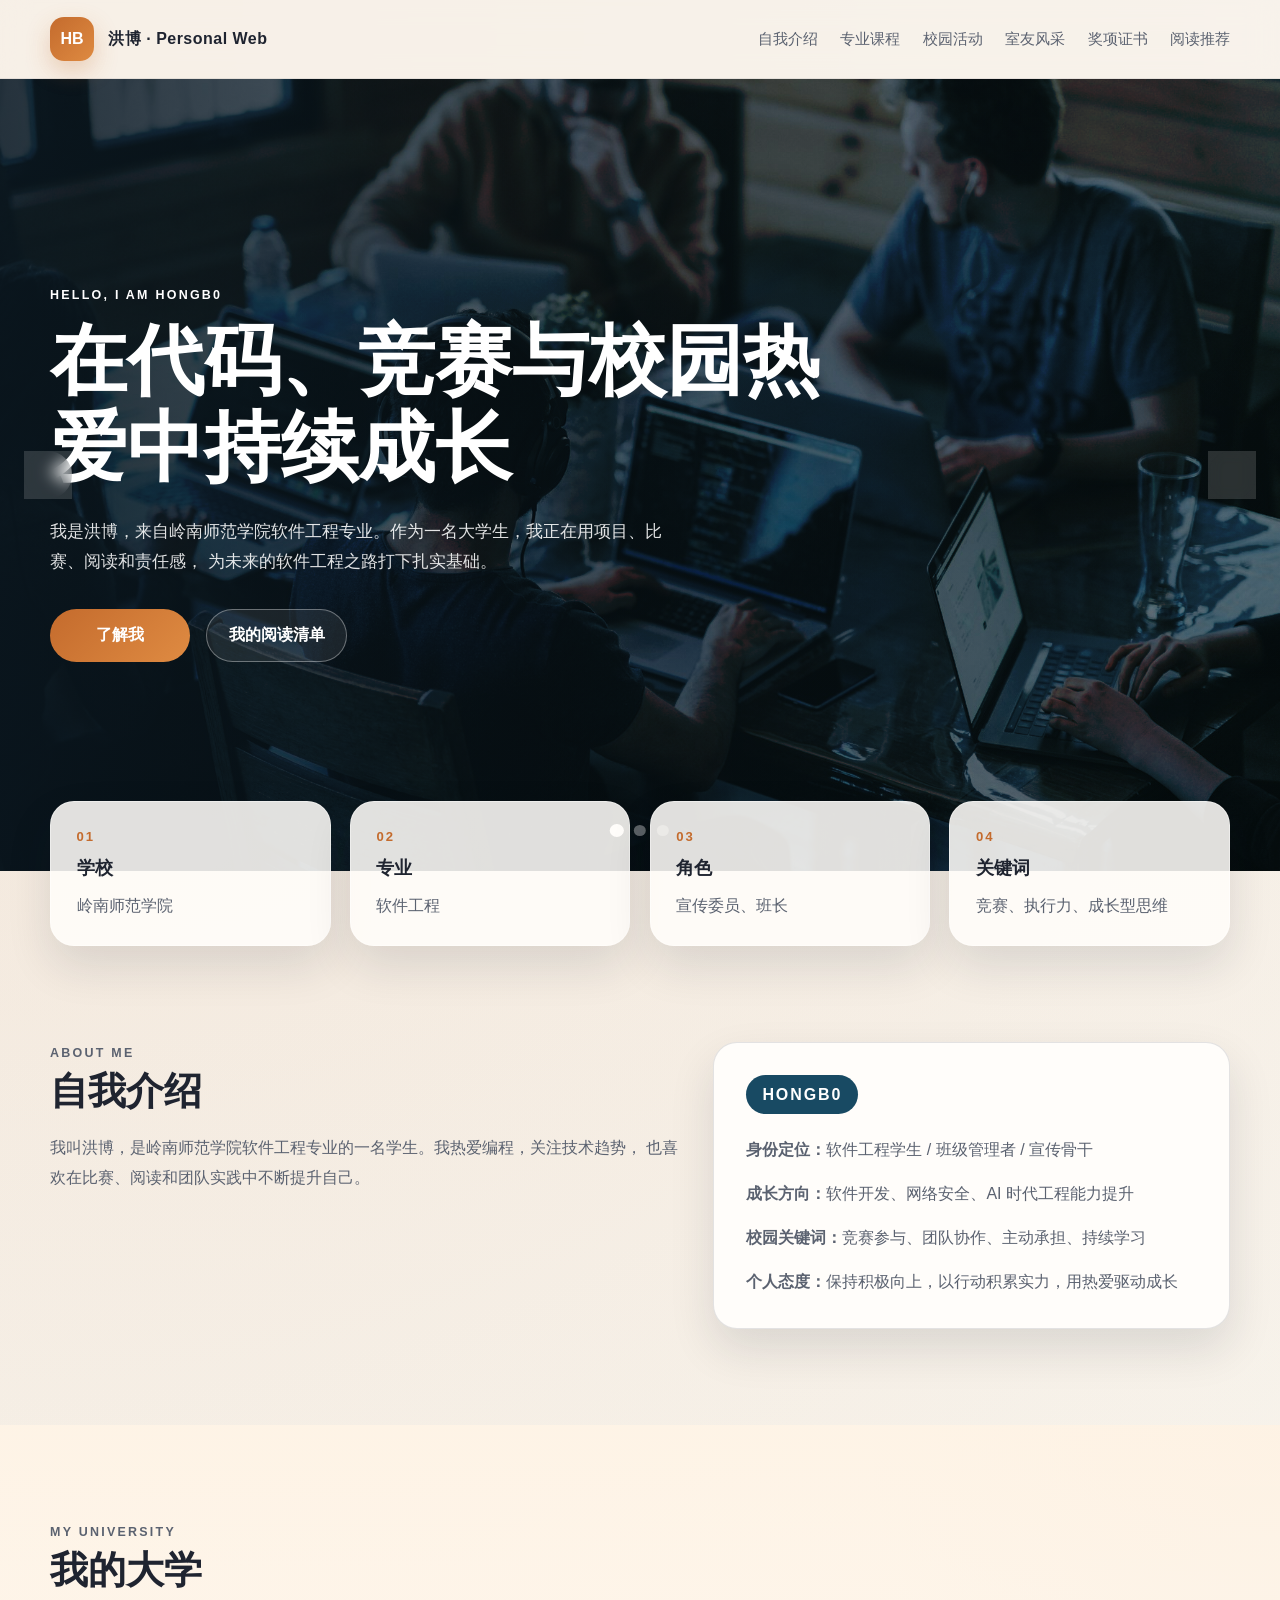
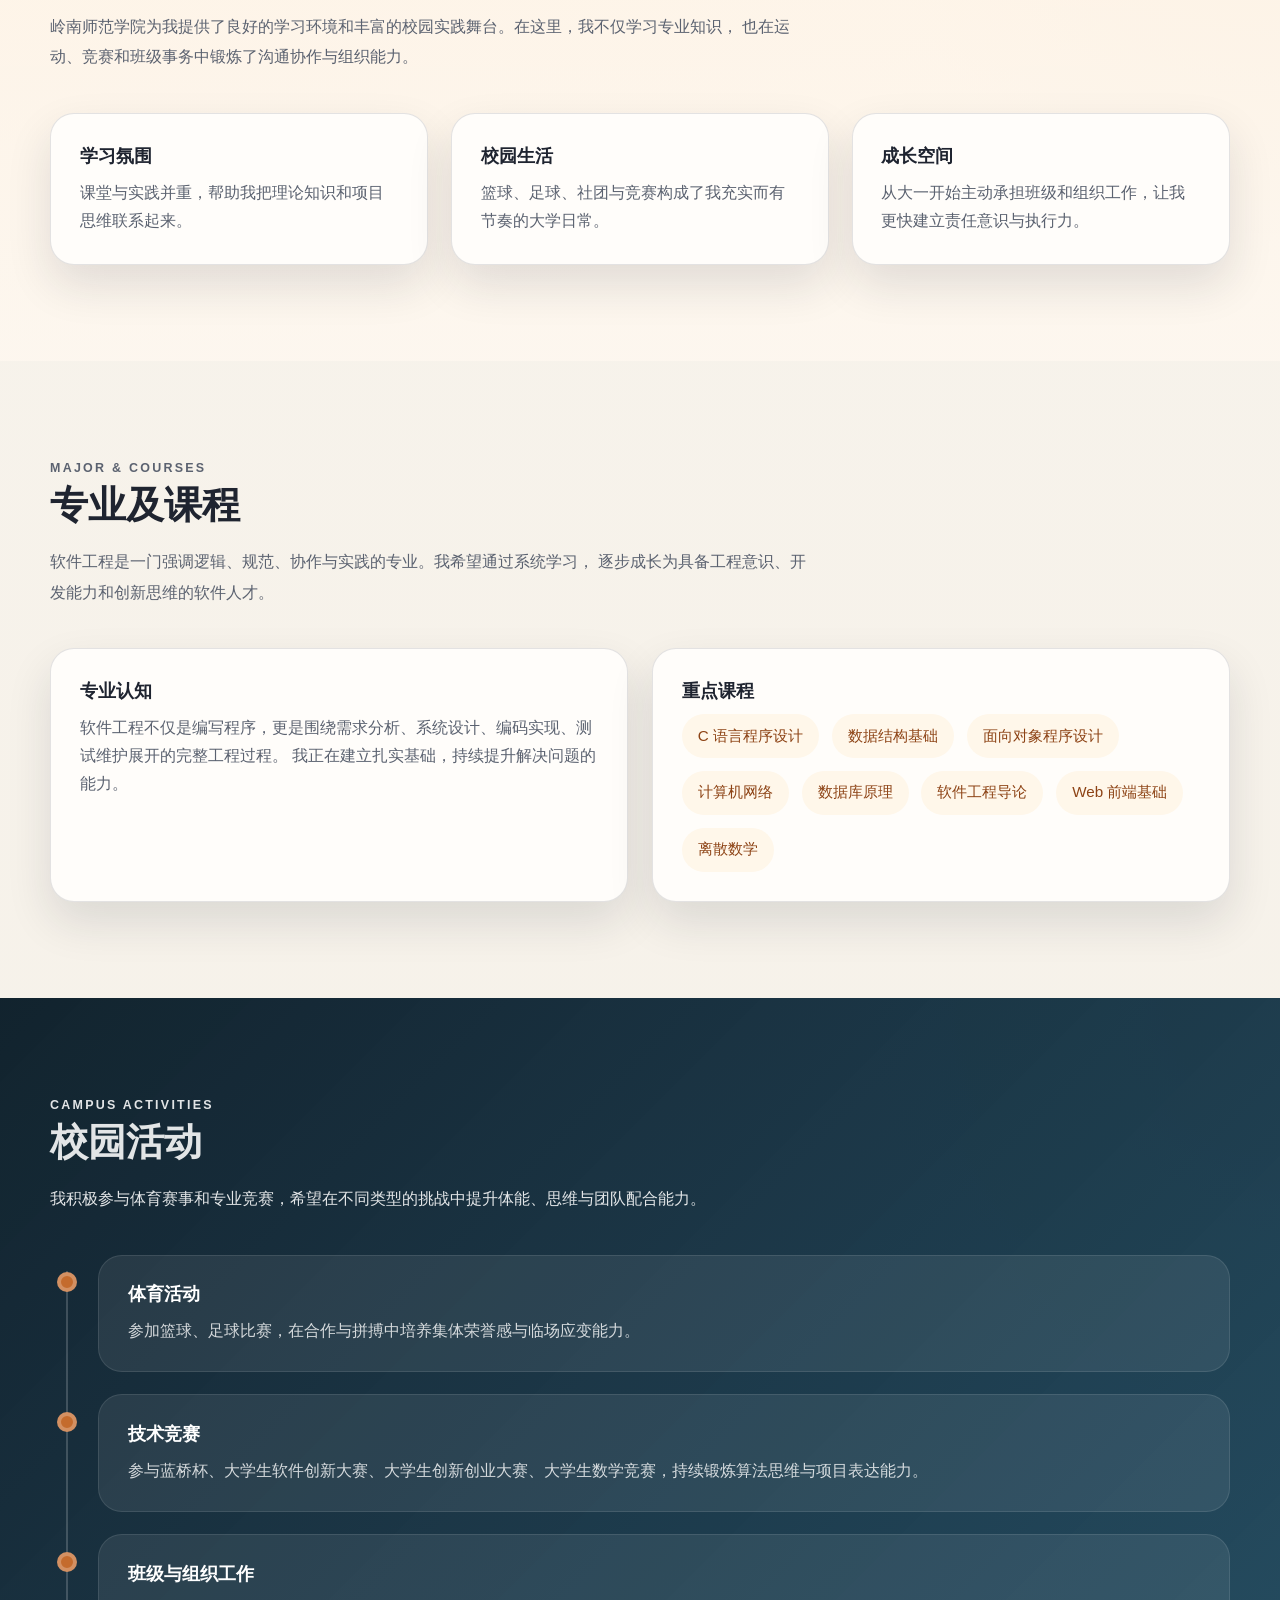
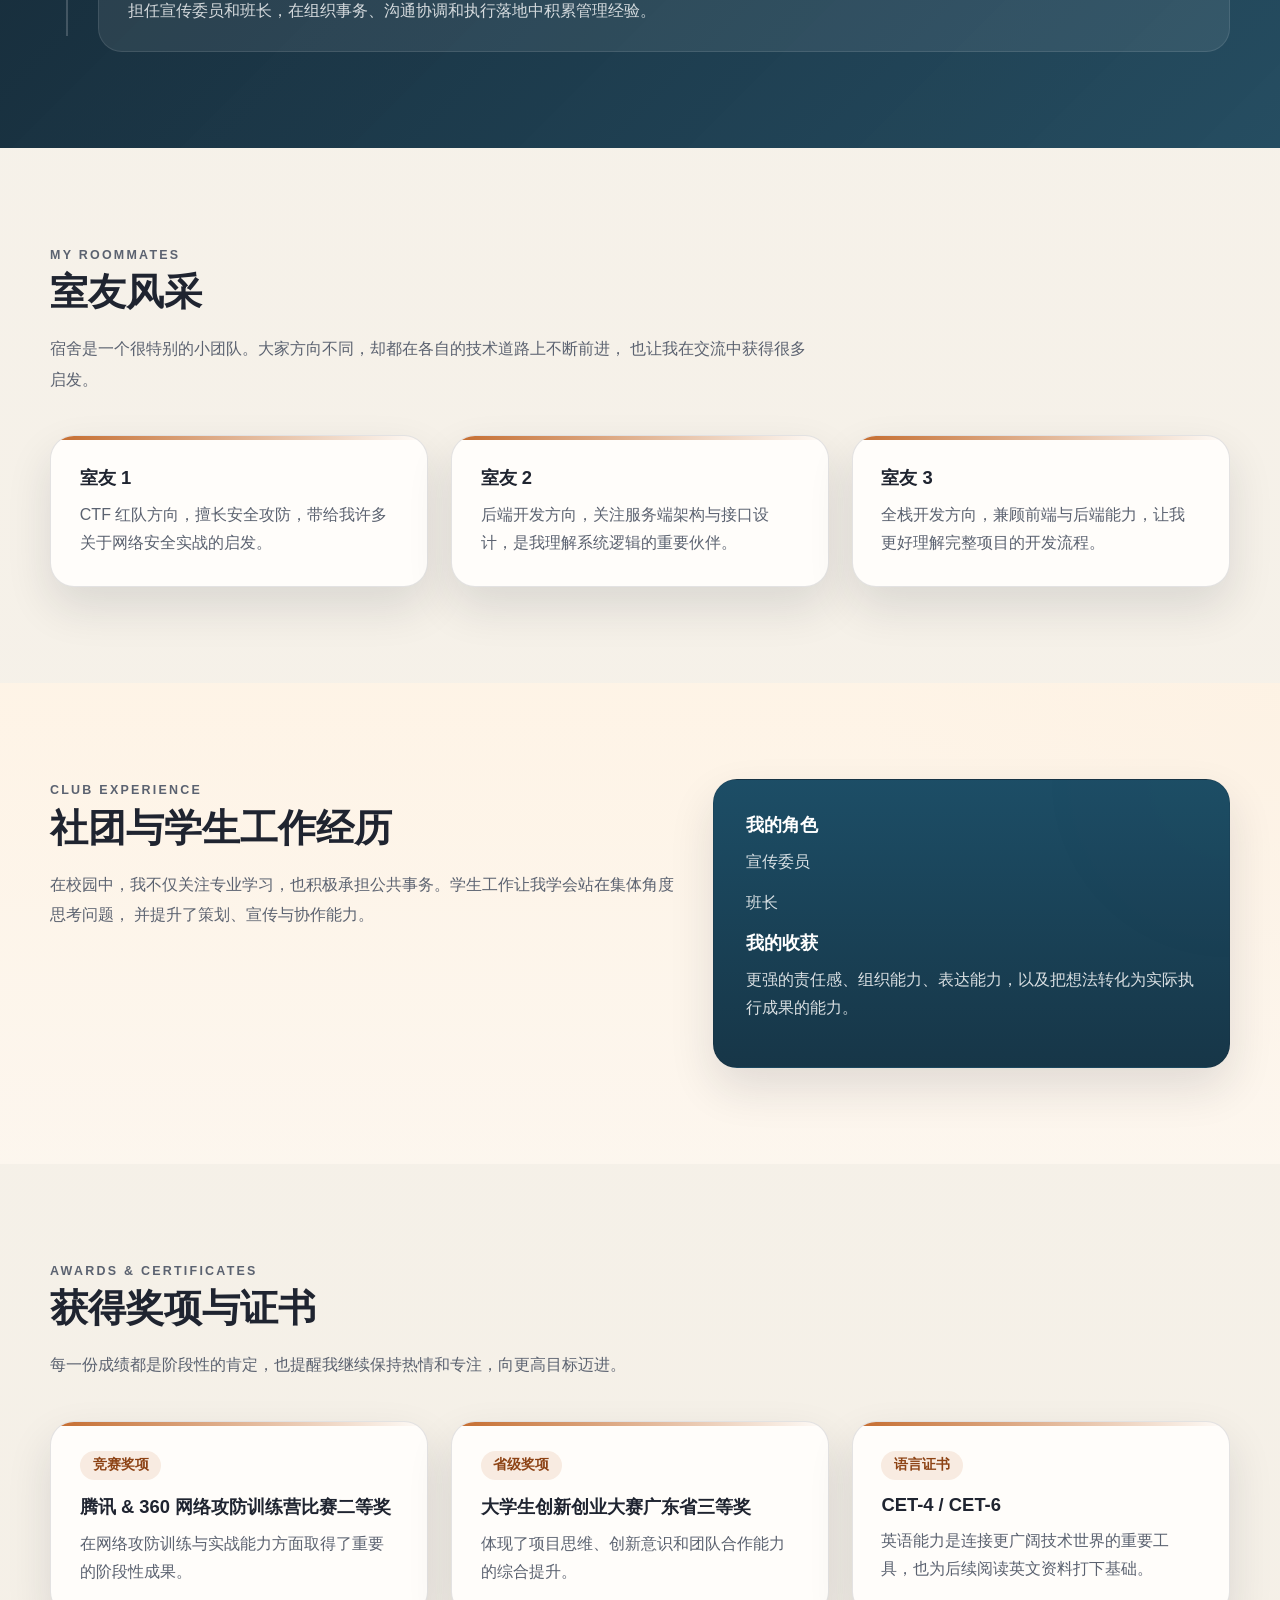
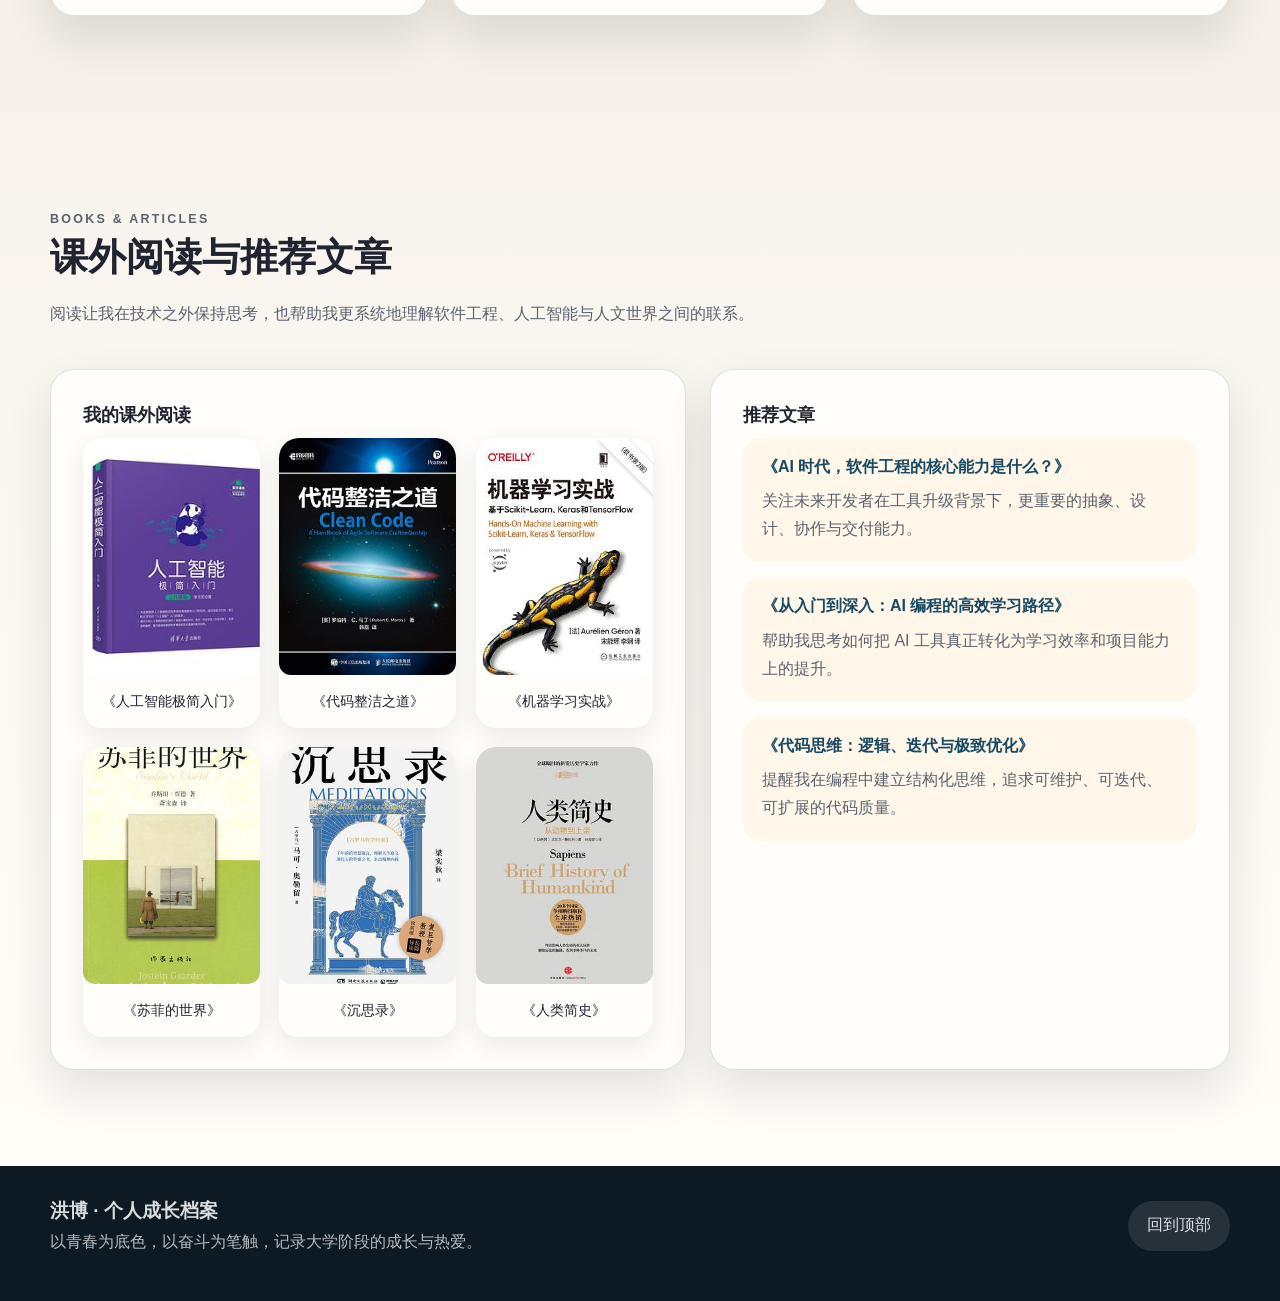
<file: index.html>
<!DOCTYPE html>
<html lang="zh-CN">
<head>
  <meta charset="UTF-8">
  <meta http-equiv="X-UA-Compatible" content="IE=edge">
  <meta name="viewport" content="width=device-width, initial-scale=1.0">
  <title>洪博 | 个人成长档案</title>
  <meta
    name="description"
    content="洪博的个人网站，展示大学生活、专业课程、校园活动、获奖证书、课外阅读与成长目标。"
  >
  <link rel="stylesheet" href="styles.css">
</head>
<body>
  <header class="site-header" id="top">
    <nav class="navbar container">
      <a class="brand" href="#top">
        <span class="brand-mark">HB</span>
        <span class="brand-text">洪博 · Personal Web</span>
      </a>
      <button class="nav-toggle" id="navToggle" aria-label="切换导航">
        <span></span>
        <span></span>
        <span></span>
      </button>
      <div class="nav-links" id="navLinks">
        <a href="#about">自我介绍</a>
        <a href="#major">专业课程</a>
        <a href="#activities">校园活动</a>
        <a href="#roommates">室友风采</a>
        <a href="#awards">奖项证书</a>
        <a href="#reading">阅读推荐</a>
      </div>
    </nav>
  </header>

  <main>
    <section class="hero">
      <div class="hero-slider" id="heroSlider">
        <article class="slide active">
          <div class="slide-bg slide-campus"></div>
          <div class="slide-overlay"></div>
          <div class="slide-content container">
            <p class="eyebrow">HELLO, I AM HONGB0</p>
            <h1>在代码、竞赛与校园热爱中持续成长</h1>
            <p class="hero-text">
              我是洪博，来自岭南师范学院软件工程专业。作为一名大学生，我正在用项目、比赛、阅读和责任感，
              为未来的软件工程之路打下扎实基础。
            </p>
            <div class="hero-actions">
              <a class="button button-primary" href="#about">了解我</a>
              <a class="button button-secondary" href="#reading">我的阅读清单</a>
            </div>
          </div>
        </article>
        <article class="slide">
          <div class="slide-bg slide-code"></div>
          <div class="slide-overlay"></div>
          <div class="slide-content container">
            <p class="eyebrow">SOFTWARE ENGINEERING</p>
            <h2>以技术为舟，朝着更强的工程能力前进</h2>
            <p class="hero-text">
              从课堂学习到学科竞赛，我关注的不只是“会写代码”，更是如何用逻辑、协作与实践，
              把想法变成真正可用的成果。
            </p>
          </div>
        </article>
        <article class="slide">
          <div class="slide-bg slide-books"></div>
          <div class="slide-overlay"></div>
          <div class="slide-content container">
            <p class="eyebrow">READING & THINKING</p>
            <h2>阅读帮助我理解技术，也帮助我理解世界</h2>
            <p class="hero-text">
              人工智能、软件工程、哲学与历史类书籍，正在塑造我的学习方式、思维深度与长期视野。
            </p>
          </div>
        </article>
        <div class="slider-dots" id="sliderDots" aria-label="轮播切换"></div>
      </div>
    </section>

    <section class="intro-strip">
      <div class="container stat-grid">
        <article class="stat-card">
          <span class="stat-number">01</span>
          <h3>学校</h3>
          <p>岭南师范学院</p>
        </article>
        <article class="stat-card">
          <span class="stat-number">02</span>
          <h3>专业</h3>
          <p>软件工程</p>
        </article>
        <article class="stat-card">
          <span class="stat-number">03</span>
          <h3>角色</h3>
          <p>宣传委员、班长</p>
        </article>
        <article class="stat-card">
          <span class="stat-number">04</span>
          <h3>关键词</h3>
          <p>竞赛、执行力、成长型思维</p>
        </article>
      </div>
    </section>

    <section class="section" id="about">
      <div class="container two-column">
        <div class="section-heading">
          <p class="section-kicker">About Me</p>
          <h2>自我介绍</h2>
          <p>
            我叫洪博，是岭南师范学院软件工程专业的一名学生。我热爱编程，关注技术趋势，
            也喜欢在比赛、阅读和团队实践中不断提升自己。
          </p>
        </div>
        <div class="profile-card">
          <div class="profile-badge">HONGB0</div>
          <ul class="profile-list">
            <li><strong>身份定位：</strong>软件工程学生 / 班级管理者 / 宣传骨干</li>
            <li><strong>成长方向：</strong>软件开发、网络安全、AI 时代工程能力提升</li>
            <li><strong>校园关键词：</strong>竞赛参与、团队协作、主动承担、持续学习</li>
            <li><strong>个人态度：</strong>保持积极向上，以行动积累实力，用热爱驱动成长</li>
          </ul>
        </div>
      </div>
    </section>

    <section class="section accent-section" id="college">
      <div class="container">
        <div class="section-heading narrow">
          <p class="section-kicker">My University</p>
          <h2>我的大学</h2>
          <p>
            岭南师范学院为我提供了良好的学习环境和丰富的校园实践舞台。在这里，我不仅学习专业知识，
            也在运动、竞赛和班级事务中锻炼了沟通协作与组织能力。
          </p>
        </div>
        <div class="feature-grid">
          <article class="feature-card">
            <h3>学习氛围</h3>
            <p>课堂与实践并重，帮助我把理论知识和项目思维联系起来。</p>
          </article>
          <article class="feature-card">
            <h3>校园生活</h3>
            <p>篮球、足球、社团与竞赛构成了我充实而有节奏的大学日常。</p>
          </article>
          <article class="feature-card">
            <h3>成长空间</h3>
            <p>从大一开始主动承担班级和组织工作，让我更快建立责任意识与执行力。</p>
          </article>
        </div>
      </div>
    </section>

    <section class="section" id="major">
      <div class="container">
        <div class="section-heading">
          <p class="section-kicker">Major & Courses</p>
          <h2>专业及课程</h2>
          <p>
            软件工程是一门强调逻辑、规范、协作与实践的专业。我希望通过系统学习，
            逐步成长为具备工程意识、开发能力和创新思维的软件人才。
          </p>
        </div>
        <div class="course-layout">
          <article class="course-panel">
            <h3>专业认知</h3>
            <p>
              软件工程不仅是编写程序，更是围绕需求分析、系统设计、编码实现、测试维护展开的完整工程过程。
              我正在建立扎实基础，持续提升解决问题的能力。
            </p>
          </article>
          <article class="course-panel">
            <h3>重点课程</h3>
            <ul class="tag-list">
              <li>C 语言程序设计</li>
              <li>数据结构基础</li>
              <li>面向对象程序设计</li>
              <li>计算机网络</li>
              <li>数据库原理</li>
              <li>软件工程导论</li>
              <li>Web 前端基础</li>
              <li>离散数学</li>
            </ul>
          </article>
        </div>
      </div>
    </section>

    <section class="section dark-section" id="activities">
      <div class="container">
        <div class="section-heading narrow light">
          <p class="section-kicker">Campus Activities</p>
          <h2>校园活动</h2>
          <p>
            我积极参与体育赛事和专业竞赛，希望在不同类型的挑战中提升体能、思维与团队配合能力。
          </p>
        </div>
        <div class="timeline">
          <article class="timeline-item">
            <span class="timeline-mark"></span>
            <div class="timeline-content">
              <h3>体育活动</h3>
              <p>参加篮球、足球比赛，在合作与拼搏中培养集体荣誉感与临场应变能力。</p>
            </div>
          </article>
          <article class="timeline-item">
            <span class="timeline-mark"></span>
            <div class="timeline-content">
              <h3>技术竞赛</h3>
              <p>参与蓝桥杯、大学生软件创新大赛、大学生创新创业大赛、大学生数学竞赛，持续锻炼算法思维与项目表达能力。</p>
            </div>
          </article>
          <article class="timeline-item">
            <span class="timeline-mark"></span>
            <div class="timeline-content">
              <h3>班级与组织工作</h3>
              <p>担任宣传委员和班长，在组织事务、沟通协调和执行落地中积累管理经验。</p>
            </div>
          </article>
        </div>
      </div>
    </section>

    <section class="section" id="roommates">
      <div class="container">
        <div class="section-heading">
          <p class="section-kicker">My Roommates</p>
          <h2>室友风采</h2>
          <p>
            宿舍是一个很特别的小团队。大家方向不同，却都在各自的技术道路上不断前进，
            也让我在交流中获得很多启发。
          </p>
        </div>
        <div class="roommate-grid">
          <article class="roommate-card">
            <h3>室友 1</h3>
            <p>CTF 红队方向，擅长安全攻防，带给我许多关于网络安全实战的启发。</p>
          </article>
          <article class="roommate-card">
            <h3>室友 2</h3>
            <p>后端开发方向，关注服务端架构与接口设计，是我理解系统逻辑的重要伙伴。</p>
          </article>
          <article class="roommate-card">
            <h3>室友 3</h3>
            <p>全栈开发方向，兼顾前端与后端能力，让我更好理解完整项目的开发流程。</p>
          </article>
        </div>
      </div>
    </section>

    <section class="section accent-section" id="club">
      <div class="container two-column">
        <div class="section-heading">
          <p class="section-kicker">Club Experience</p>
          <h2>社团与学生工作经历</h2>
          <p>
            在校园中，我不仅关注专业学习，也积极承担公共事务。学生工作让我学会站在集体角度思考问题，
            并提升了策划、宣传与协作能力。
          </p>
        </div>
        <div class="highlight-box">
          <h3>我的角色</h3>
          <p>宣传委员</p>
          <p>班长</p>
          <h3>我的收获</h3>
          <p>更强的责任感、组织能力、表达能力，以及把想法转化为实际执行成果的能力。</p>
        </div>
      </div>
    </section>

    <section class="section" id="awards">
      <div class="container">
        <div class="section-heading">
          <p class="section-kicker">Awards & Certificates</p>
          <h2>获得奖项与证书</h2>
          <p>
            每一份成绩都是阶段性的肯定，也提醒我继续保持热情和专注，向更高目标迈进。
          </p>
        </div>
        <div class="awards-grid">
          <article class="award-card">
            <span class="award-type">竞赛奖项</span>
            <h3>腾讯 &amp; 360 网络攻防训练营比赛二等奖</h3>
            <p>在网络攻防训练与实战能力方面取得了重要的阶段性成果。</p>
          </article>
          <article class="award-card">
            <span class="award-type">省级奖项</span>
            <h3>大学生创新创业大赛广东省三等奖</h3>
            <p>体现了项目思维、创新意识和团队合作能力的综合提升。</p>
          </article>
          <article class="award-card">
            <span class="award-type">语言证书</span>
            <h3>CET-4 / CET-6</h3>
            <p>英语能力是连接更广阔技术世界的重要工具，也为后续阅读英文资料打下基础。</p>
          </article>
        </div>
      </div>
    </section>

    <section class="section reading-section" id="reading">
      <div class="container">
        <div class="section-heading">
          <p class="section-kicker">Books & Articles</p>
          <h2>课外阅读与推荐文章</h2>
          <p>
            阅读让我在技术之外保持思考，也帮助我更系统地理解软件工程、人工智能与人文世界之间的联系。
          </p>
        </div>
        <div class="reading-layout">
          <article class="book-shelf">
            <h3>我的课外阅读</h3>
            <div class="book-grid">
              <a href="book1.html" class="book-card">
                <div class="book-cover book-ai">
                  <img src="covers/book1.jpg" alt="《人工智能极简入门》封面" class="book-image">
                </div>
                <div class="book-info">《人工智能极简入门》</div>
              </a>
              <a href="book2.html" class="book-card">
                <div class="book-cover book-code">
                  <img src="covers/book2.jpg" alt="《代码整洁之道》封面" class="book-image">
                </div>
                <div class="book-info">《代码整洁之道》</div>
              </a>
              <a href="book3.html" class="book-card">
                <div class="book-cover book-ml">
                  <img src="covers/book3.jpg" alt="《机器学习实战》封面" class="book-image">
                </div>
                <div class="book-info">《机器学习实战》</div>
              </a>
              <a href="book4.html" class="book-card">
                <div class="book-cover book-philo">
                  <img src="covers/book4.jpg" alt="《苏菲的世界》封面" class="book-image">
                </div>
                <div class="book-info">《苏菲的世界》</div>
              </a>
              <a href="book5.html" class="book-card">
                <div class="book-cover book-medit">
                  <img src="covers/book5.jpg" alt="《沉思录》封面" class="book-image">
                </div>
                <div class="book-info">《沉思录》</div>
              </a>
              <a href="book6.html" class="book-card">
                <div class="book-cover book-history">
                  <img src="covers/book6.jpg" alt="《人类简史》封面" class="book-image">
                </div>
                <div class="book-info">《人类简史》</div>
              </a>
            </div>
          </article>
          <article class="article-panel">
            <h3>推荐文章</h3>
            <div class="article-list">
              <article class="article-card">
                <a href="https://www.infoq.cn/" target="_blank" rel="noopener noreferrer">
                  <h4>《AI 时代，软件工程的核心能力是什么？》</h4>
                  <p>关注未来开发者在工具升级背景下，更重要的抽象、设计、协作与交付能力。</p>
                </a>
              </article>
              <article class="article-card">
                <a href="https://juejin.cn/" target="_blank" rel="noopener noreferrer">
                  <h4>《从入门到深入：AI 编程的高效学习路径》</h4>
                  <p>帮助我思考如何把 AI 工具真正转化为学习效率和项目能力上的提升。</p>
                </a>
              </article>
              <article class="article-card">
                <a href="https://segmentfault.com/" target="_blank" rel="noopener noreferrer">
                  <h4>《代码思维：逻辑、迭代与极致优化》</h4>
                  <p>提醒我在编程中建立结构化思维，追求可维护、可迭代、可扩展的代码质量。</p>
                </a>
              </article>
            </div>
          </article>
        </div>
      </div>
    </section>
  </main>

  <footer class="site-footer">
    <div class="container footer-content">
      <div>
        <h3>洪博 · 个人成长档案</h3>
        <p>以青春为底色，以奋斗为笔触，记录大学阶段的成长与热爱。</p>
      </div>
      <a class="back-top" href="#top">回到顶部</a>
    </div>
  </footer>

  <script src="script.js"></script>
</body>
</html>
</file>
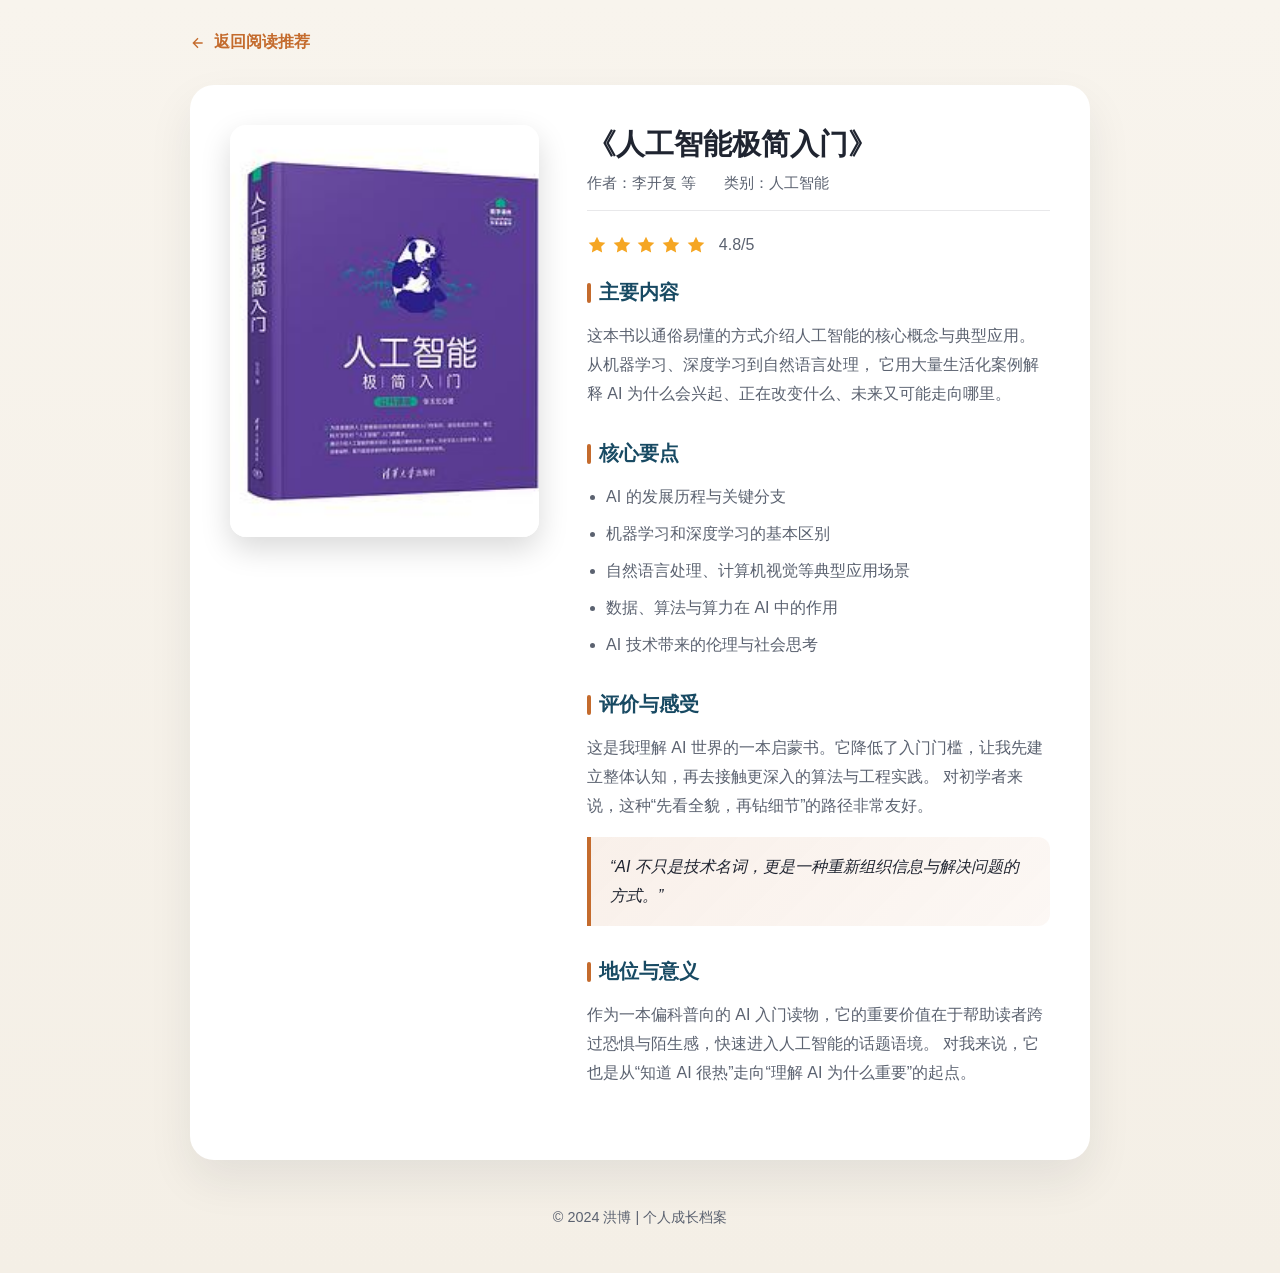
<file: book1.html>
<!DOCTYPE html>
<html lang="zh-CN">
<head>
  <meta charset="UTF-8">
  <meta http-equiv="X-UA-Compatible" content="IE=edge">
  <meta name="viewport" content="width=device-width, initial-scale=1.0">
  <title>《人工智能极简入门》 | 洪博的阅读清单</title>
  <link rel="stylesheet" href="book.css">
</head>
<body>
  <div class="container">
    <a href="index.html#reading" class="back-link">
      <svg viewBox="0 0 24 24" fill="none" stroke="currentColor" stroke-width="2">
        <path d="M19 12H5M12 19l-7-7 7-7"></path>
      </svg>
      返回阅读推荐
    </a>

    <div class="book-detail">
      <div class="book-cover">
        <img src="covers/book1.jpg" alt="《人工智能极简入门》封面" class="book-image">
      </div>

      <div class="book-info">
        <h1>《人工智能极简入门》</h1>
        <div class="book-meta">
          <span>作者：李开复 等</span>
          <span>类别：人工智能</span>
        </div>

        <div class="rating" aria-label="评分 4.8 / 5">
          <svg class="star" viewBox="0 0 24 24"><polygon points="12,2 15.09,8.26 22,9.27 17,14.14 18.18,21.02 12,17.77 5.82,21.02 7,14.14 2,9.27 8.91,8.26"></polygon></svg>
          <svg class="star" viewBox="0 0 24 24"><polygon points="12,2 15.09,8.26 22,9.27 17,14.14 18.18,21.02 12,17.77 5.82,21.02 7,14.14 2,9.27 8.91,8.26"></polygon></svg>
          <svg class="star" viewBox="0 0 24 24"><polygon points="12,2 15.09,8.26 22,9.27 17,14.14 18.18,21.02 12,17.77 5.82,21.02 7,14.14 2,9.27 8.91,8.26"></polygon></svg>
          <svg class="star" viewBox="0 0 24 24"><polygon points="12,2 15.09,8.26 22,9.27 17,14.14 18.18,21.02 12,17.77 5.82,21.02 7,14.14 2,9.27 8.91,8.26"></polygon></svg>
          <svg class="star" viewBox="0 0 24 24"><polygon points="12,2 15.09,8.26 22,9.27 17,14.14 18.18,21.02 12,17.77 5.82,21.02 7,14.14 2,9.27 8.91,8.26"></polygon></svg>
          <span style="margin-left: 0.5rem; color: #5b6270;">4.8/5</span>
        </div>

        <div class="section">
          <h2>主要内容</h2>
          <p>
            这本书以通俗易懂的方式介绍人工智能的核心概念与典型应用。从机器学习、深度学习到自然语言处理，
            它用大量生活化案例解释 AI 为什么会兴起、正在改变什么、未来又可能走向哪里。
          </p>
        </div>

        <div class="section">
          <h2>核心要点</h2>
          <ul>
            <li>AI 的发展历程与关键分支</li>
            <li>机器学习和深度学习的基本区别</li>
            <li>自然语言处理、计算机视觉等典型应用场景</li>
            <li>数据、算法与算力在 AI 中的作用</li>
            <li>AI 技术带来的伦理与社会思考</li>
          </ul>
        </div>

        <div class="section">
          <h2>评价与感受</h2>
          <p>
            这是我理解 AI 世界的一本启蒙书。它降低了入门门槛，让我先建立整体认知，再去接触更深入的算法与工程实践。
            对初学者来说，这种“先看全貌，再钻细节”的路径非常友好。
          </p>
          <div class="highlight">
            <p>“AI 不只是技术名词，更是一种重新组织信息与解决问题的方式。”</p>
          </div>
        </div>

        <div class="section">
          <h2>地位与意义</h2>
          <p>
            作为一本偏科普向的 AI 入门读物，它的重要价值在于帮助读者跨过恐惧与陌生感，快速进入人工智能的话题语境。
            对我来说，它也是从“知道 AI 很热”走向“理解 AI 为什么重要”的起点。
          </p>
        </div>
      </div>
    </div>

    <footer>
      <p>© 2024 洪博 | 个人成长档案</p>
    </footer>
  </div>
</body>
</html>
</file>
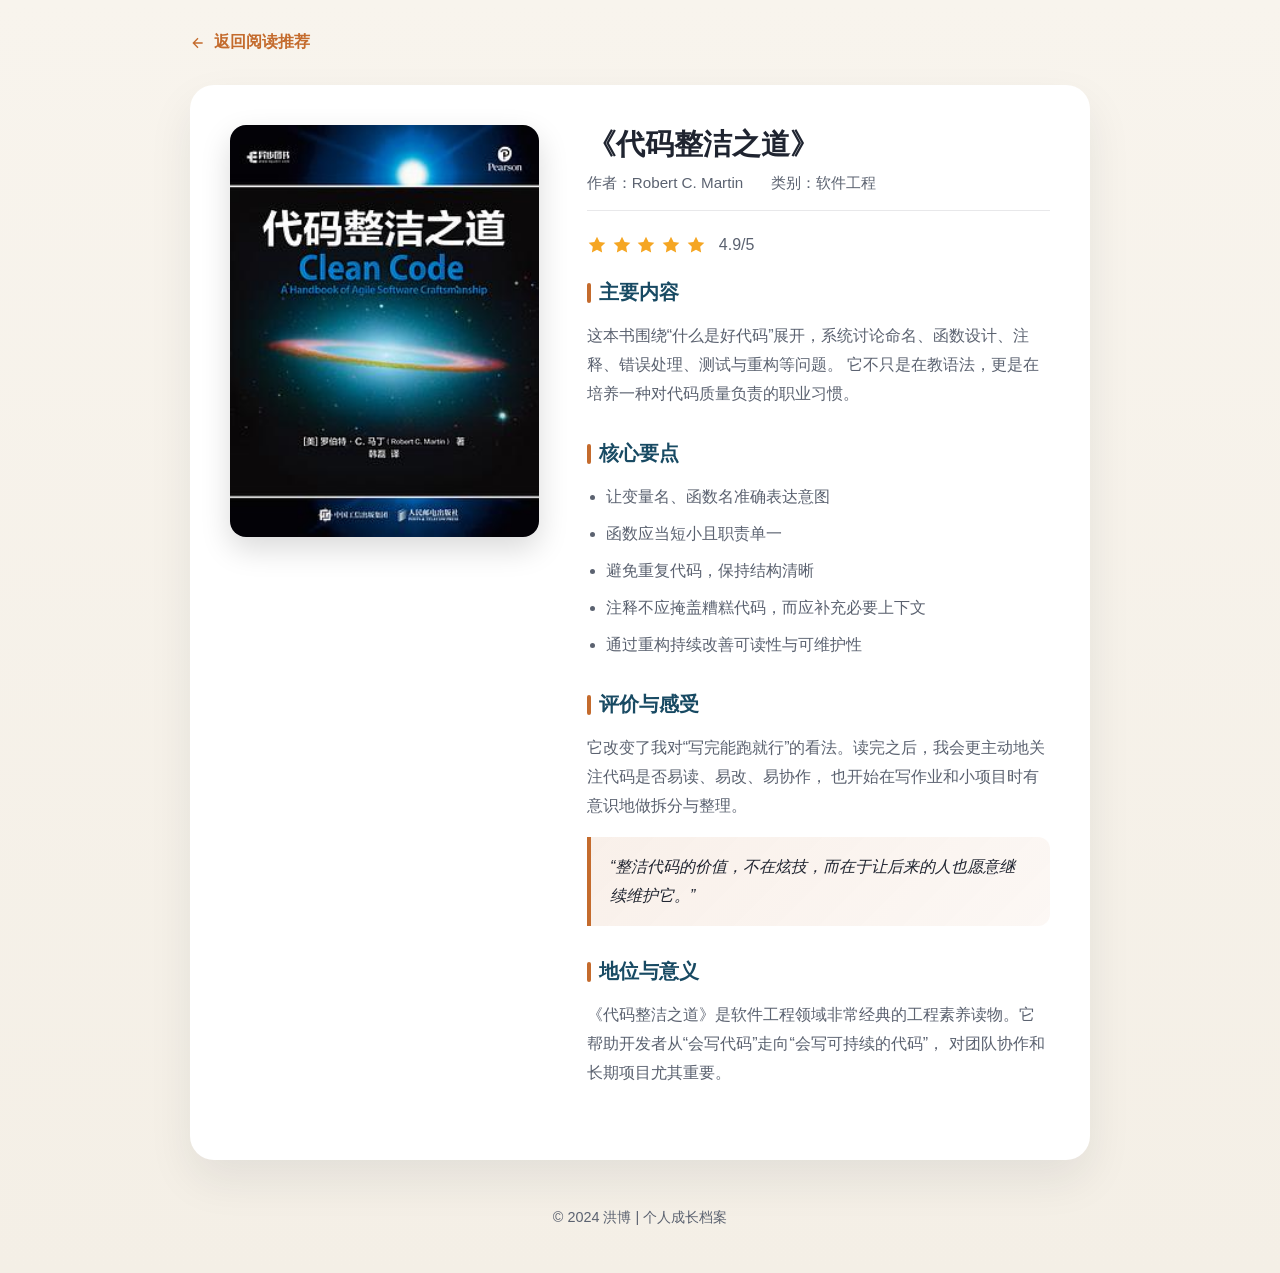
<file: book2.html>
<!DOCTYPE html>
<html lang="zh-CN">
<head>
  <meta charset="UTF-8">
  <meta http-equiv="X-UA-Compatible" content="IE=edge">
  <meta name="viewport" content="width=device-width, initial-scale=1.0">
  <title>《代码整洁之道》 | 洪博的阅读清单</title>
  <link rel="stylesheet" href="book.css">
</head>
<body>
  <div class="container">
    <a href="index.html#reading" class="back-link">
      <svg viewBox="0 0 24 24" fill="none" stroke="currentColor" stroke-width="2">
        <path d="M19 12H5M12 19l-7-7 7-7"></path>
      </svg>
      返回阅读推荐
    </a>

    <div class="book-detail">
      <div class="book-cover">
        <img src="covers/book2.jpg" alt="《代码整洁之道》封面" class="book-image">
      </div>

      <div class="book-info">
        <h1>《代码整洁之道》</h1>
        <div class="book-meta">
          <span>作者：Robert C. Martin</span>
          <span>类别：软件工程</span>
        </div>

        <div class="rating" aria-label="评分 4.9 / 5">
          <svg class="star" viewBox="0 0 24 24"><polygon points="12,2 15.09,8.26 22,9.27 17,14.14 18.18,21.02 12,17.77 5.82,21.02 7,14.14 2,9.27 8.91,8.26"></polygon></svg>
          <svg class="star" viewBox="0 0 24 24"><polygon points="12,2 15.09,8.26 22,9.27 17,14.14 18.18,21.02 12,17.77 5.82,21.02 7,14.14 2,9.27 8.91,8.26"></polygon></svg>
          <svg class="star" viewBox="0 0 24 24"><polygon points="12,2 15.09,8.26 22,9.27 17,14.14 18.18,21.02 12,17.77 5.82,21.02 7,14.14 2,9.27 8.91,8.26"></polygon></svg>
          <svg class="star" viewBox="0 0 24 24"><polygon points="12,2 15.09,8.26 22,9.27 17,14.14 18.18,21.02 12,17.77 5.82,21.02 7,14.14 2,9.27 8.91,8.26"></polygon></svg>
          <svg class="star" viewBox="0 0 24 24"><polygon points="12,2 15.09,8.26 22,9.27 17,14.14 18.18,21.02 12,17.77 5.82,21.02 7,14.14 2,9.27 8.91,8.26"></polygon></svg>
          <span style="margin-left: 0.5rem; color: #5b6270;">4.9/5</span>
        </div>

        <div class="section">
          <h2>主要内容</h2>
          <p>
            这本书围绕“什么是好代码”展开，系统讨论命名、函数设计、注释、错误处理、测试与重构等问题。
            它不只是在教语法，更是在培养一种对代码质量负责的职业习惯。
          </p>
        </div>

        <div class="section">
          <h2>核心要点</h2>
          <ul>
            <li>让变量名、函数名准确表达意图</li>
            <li>函数应当短小且职责单一</li>
            <li>避免重复代码，保持结构清晰</li>
            <li>注释不应掩盖糟糕代码，而应补充必要上下文</li>
            <li>通过重构持续改善可读性与可维护性</li>
          </ul>
        </div>

        <div class="section">
          <h2>评价与感受</h2>
          <p>
            它改变了我对“写完能跑就行”的看法。读完之后，我会更主动地关注代码是否易读、易改、易协作，
            也开始在写作业和小项目时有意识地做拆分与整理。
          </p>
          <div class="highlight">
            <p>“整洁代码的价值，不在炫技，而在于让后来的人也愿意继续维护它。”</p>
          </div>
        </div>

        <div class="section">
          <h2>地位与意义</h2>
          <p>
            《代码整洁之道》是软件工程领域非常经典的工程素养读物。它帮助开发者从“会写代码”走向“会写可持续的代码”，
            对团队协作和长期项目尤其重要。
          </p>
        </div>
      </div>
    </div>

    <footer>
      <p>© 2024 洪博 | 个人成长档案</p>
    </footer>
  </div>
</body>
</html>
</file>
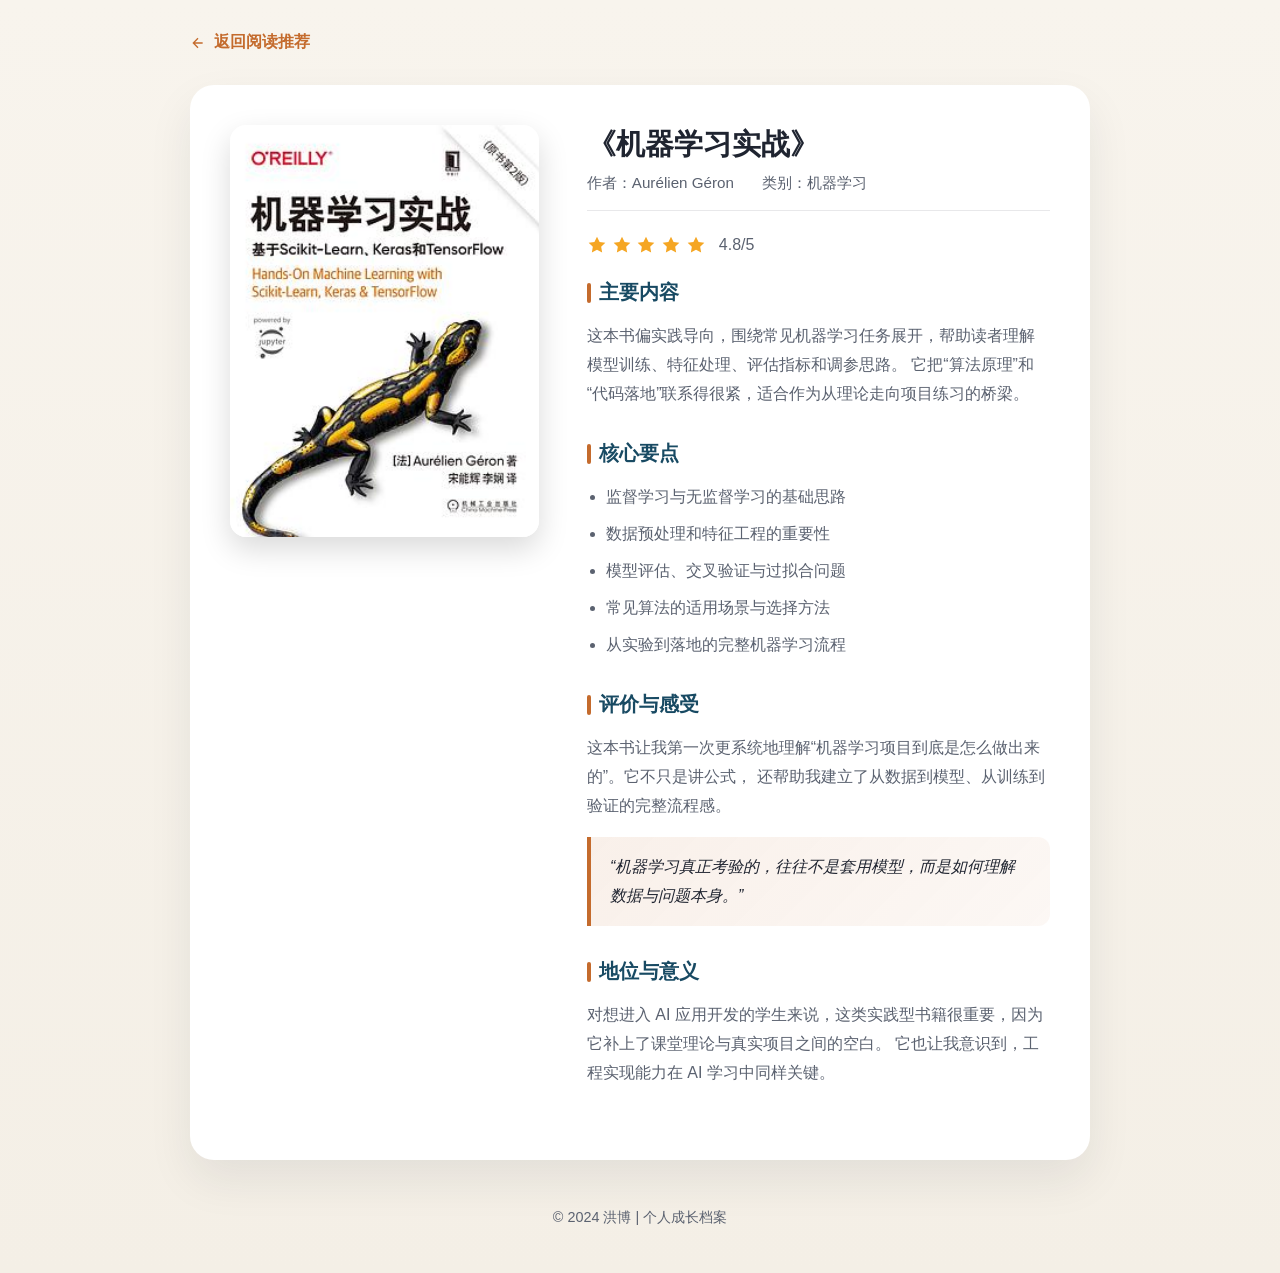
<file: book3.html>
<!DOCTYPE html>
<html lang="zh-CN">
<head>
  <meta charset="UTF-8">
  <meta http-equiv="X-UA-Compatible" content="IE=edge">
  <meta name="viewport" content="width=device-width, initial-scale=1.0">
  <title>《机器学习实战》 | 洪博的阅读清单</title>
  <link rel="stylesheet" href="book.css">
</head>
<body>
  <div class="container">
    <a href="index.html#reading" class="back-link">
      <svg viewBox="0 0 24 24" fill="none" stroke="currentColor" stroke-width="2">
        <path d="M19 12H5M12 19l-7-7 7-7"></path>
      </svg>
      返回阅读推荐
    </a>

    <div class="book-detail">
      <div class="book-cover">
        <img src="covers/book3.jpg" alt="《机器学习实战》封面" class="book-image">
      </div>

      <div class="book-info">
        <h1>《机器学习实战》</h1>
        <div class="book-meta">
          <span>作者：Aurélien Géron</span>
          <span>类别：机器学习</span>
        </div>

        <div class="rating" aria-label="评分 4.8 / 5">
          <svg class="star" viewBox="0 0 24 24"><polygon points="12,2 15.09,8.26 22,9.27 17,14.14 18.18,21.02 12,17.77 5.82,21.02 7,14.14 2,9.27 8.91,8.26"></polygon></svg>
          <svg class="star" viewBox="0 0 24 24"><polygon points="12,2 15.09,8.26 22,9.27 17,14.14 18.18,21.02 12,17.77 5.82,21.02 7,14.14 2,9.27 8.91,8.26"></polygon></svg>
          <svg class="star" viewBox="0 0 24 24"><polygon points="12,2 15.09,8.26 22,9.27 17,14.14 18.18,21.02 12,17.77 5.82,21.02 7,14.14 2,9.27 8.91,8.26"></polygon></svg>
          <svg class="star" viewBox="0 0 24 24"><polygon points="12,2 15.09,8.26 22,9.27 17,14.14 18.18,21.02 12,17.77 5.82,21.02 7,14.14 2,9.27 8.91,8.26"></polygon></svg>
          <svg class="star" viewBox="0 0 24 24"><polygon points="12,2 15.09,8.26 22,9.27 17,14.14 18.18,21.02 12,17.77 5.82,21.02 7,14.14 2,9.27 8.91,8.26"></polygon></svg>
          <span style="margin-left: 0.5rem; color: #5b6270;">4.8/5</span>
        </div>

        <div class="section">
          <h2>主要内容</h2>
          <p>
            这本书偏实践导向，围绕常见机器学习任务展开，帮助读者理解模型训练、特征处理、评估指标和调参思路。
            它把“算法原理”和“代码落地”联系得很紧，适合作为从理论走向项目练习的桥梁。
          </p>
        </div>

        <div class="section">
          <h2>核心要点</h2>
          <ul>
            <li>监督学习与无监督学习的基础思路</li>
            <li>数据预处理和特征工程的重要性</li>
            <li>模型评估、交叉验证与过拟合问题</li>
            <li>常见算法的适用场景与选择方法</li>
            <li>从实验到落地的完整机器学习流程</li>
          </ul>
        </div>

        <div class="section">
          <h2>评价与感受</h2>
          <p>
            这本书让我第一次更系统地理解“机器学习项目到底是怎么做出来的”。它不只是讲公式，
            还帮助我建立了从数据到模型、从训练到验证的完整流程感。
          </p>
          <div class="highlight">
            <p>“机器学习真正考验的，往往不是套用模型，而是如何理解数据与问题本身。”</p>
          </div>
        </div>

        <div class="section">
          <h2>地位与意义</h2>
          <p>
            对想进入 AI 应用开发的学生来说，这类实践型书籍很重要，因为它补上了课堂理论与真实项目之间的空白。
            它也让我意识到，工程实现能力在 AI 学习中同样关键。
          </p>
        </div>
      </div>
    </div>

    <footer>
      <p>© 2024 洪博 | 个人成长档案</p>
    </footer>
  </div>
</body>
</html>
</file>
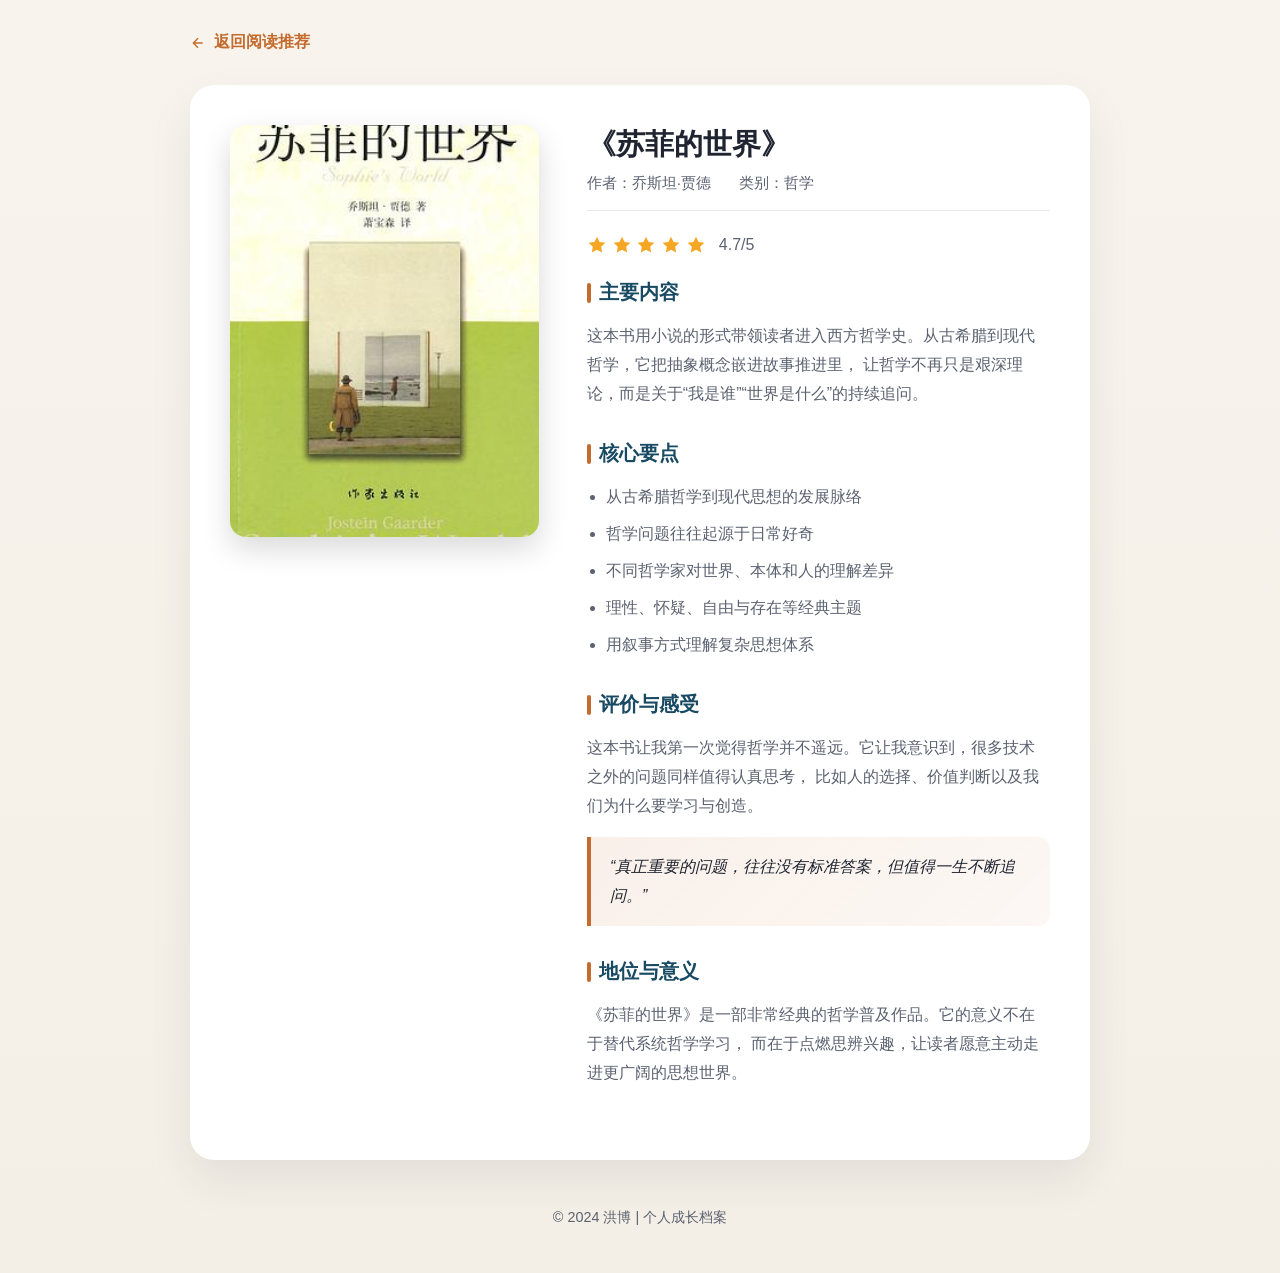
<file: book4.html>
<!DOCTYPE html>
<html lang="zh-CN">
<head>
  <meta charset="UTF-8">
  <meta http-equiv="X-UA-Compatible" content="IE=edge">
  <meta name="viewport" content="width=device-width, initial-scale=1.0">
  <title>《苏菲的世界》 | 洪博的阅读清单</title>
  <link rel="stylesheet" href="book.css">
</head>
<body>
  <div class="container">
    <a href="index.html#reading" class="back-link">
      <svg viewBox="0 0 24 24" fill="none" stroke="currentColor" stroke-width="2">
        <path d="M19 12H5M12 19l-7-7 7-7"></path>
      </svg>
      返回阅读推荐
    </a>

    <div class="book-detail">
      <div class="book-cover">
        <img src="covers/book4.jpg" alt="《苏菲的世界》封面" class="book-image">
      </div>

      <div class="book-info">
        <h1>《苏菲的世界》</h1>
        <div class="book-meta">
          <span>作者：乔斯坦·贾德</span>
          <span>类别：哲学</span>
        </div>

        <div class="rating" aria-label="评分 4.7 / 5">
          <svg class="star" viewBox="0 0 24 24"><polygon points="12,2 15.09,8.26 22,9.27 17,14.14 18.18,21.02 12,17.77 5.82,21.02 7,14.14 2,9.27 8.91,8.26"></polygon></svg>
          <svg class="star" viewBox="0 0 24 24"><polygon points="12,2 15.09,8.26 22,9.27 17,14.14 18.18,21.02 12,17.77 5.82,21.02 7,14.14 2,9.27 8.91,8.26"></polygon></svg>
          <svg class="star" viewBox="0 0 24 24"><polygon points="12,2 15.09,8.26 22,9.27 17,14.14 18.18,21.02 12,17.77 5.82,21.02 7,14.14 2,9.27 8.91,8.26"></polygon></svg>
          <svg class="star" viewBox="0 0 24 24"><polygon points="12,2 15.09,8.26 22,9.27 17,14.14 18.18,21.02 12,17.77 5.82,21.02 7,14.14 2,9.27 8.91,8.26"></polygon></svg>
          <svg class="star" viewBox="0 0 24 24"><polygon points="12,2 15.09,8.26 22,9.27 17,14.14 18.18,21.02 12,17.77 5.82,21.02 7,14.14 2,9.27 8.91,8.26"></polygon></svg>
          <span style="margin-left: 0.5rem; color: #5b6270;">4.7/5</span>
        </div>

        <div class="section">
          <h2>主要内容</h2>
          <p>
            这本书用小说的形式带领读者进入西方哲学史。从古希腊到现代哲学，它把抽象概念嵌进故事推进里，
            让哲学不再只是艰深理论，而是关于“我是谁”“世界是什么”的持续追问。
          </p>
        </div>

        <div class="section">
          <h2>核心要点</h2>
          <ul>
            <li>从古希腊哲学到现代思想的发展脉络</li>
            <li>哲学问题往往起源于日常好奇</li>
            <li>不同哲学家对世界、本体和人的理解差异</li>
            <li>理性、怀疑、自由与存在等经典主题</li>
            <li>用叙事方式理解复杂思想体系</li>
          </ul>
        </div>

        <div class="section">
          <h2>评价与感受</h2>
          <p>
            这本书让我第一次觉得哲学并不遥远。它让我意识到，很多技术之外的问题同样值得认真思考，
            比如人的选择、价值判断以及我们为什么要学习与创造。
          </p>
          <div class="highlight">
            <p>“真正重要的问题，往往没有标准答案，但值得一生不断追问。”</p>
          </div>
        </div>

        <div class="section">
          <h2>地位与意义</h2>
          <p>
            《苏菲的世界》是一部非常经典的哲学普及作品。它的意义不在于替代系统哲学学习，
            而在于点燃思辨兴趣，让读者愿意主动走进更广阔的思想世界。
          </p>
        </div>
      </div>
    </div>

    <footer>
      <p>© 2024 洪博 | 个人成长档案</p>
    </footer>
  </div>
</body>
</html>
</file>
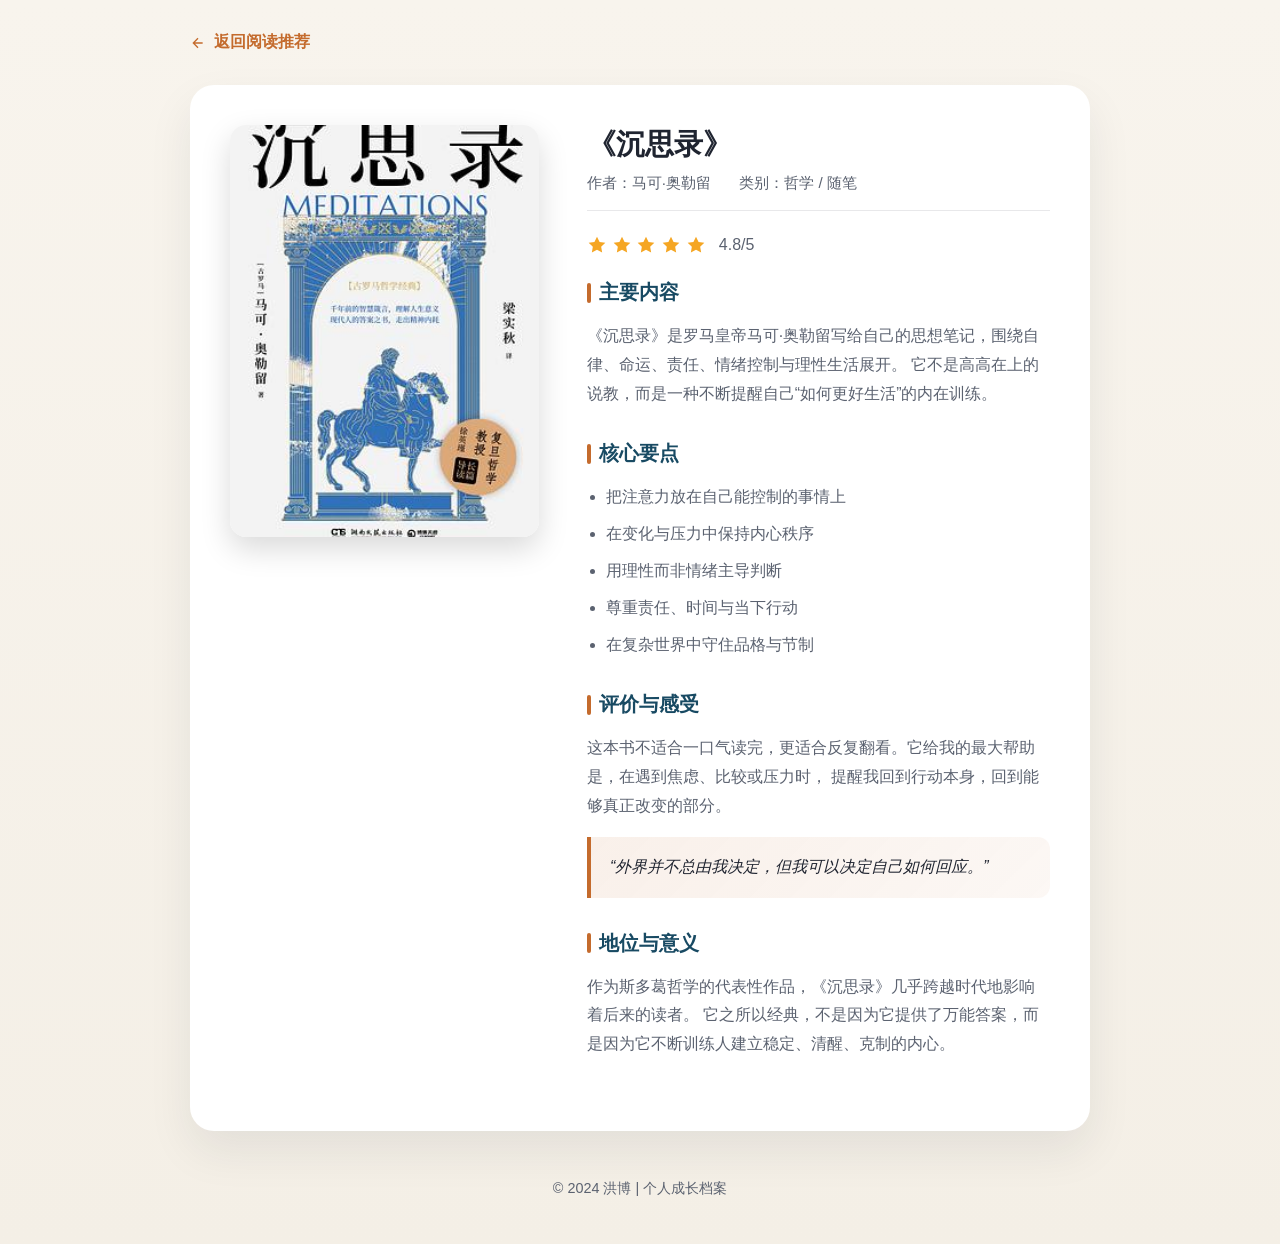
<file: book5.html>
<!DOCTYPE html>
<html lang="zh-CN">
<head>
  <meta charset="UTF-8">
  <meta http-equiv="X-UA-Compatible" content="IE=edge">
  <meta name="viewport" content="width=device-width, initial-scale=1.0">
  <title>《沉思录》 | 洪博的阅读清单</title>
  <link rel="stylesheet" href="book.css">
</head>
<body>
  <div class="container">
    <a href="index.html#reading" class="back-link">
      <svg viewBox="0 0 24 24" fill="none" stroke="currentColor" stroke-width="2">
        <path d="M19 12H5M12 19l-7-7 7-7"></path>
      </svg>
      返回阅读推荐
    </a>

    <div class="book-detail">
      <div class="book-cover">
        <img src="covers/book5.jpg" alt="《沉思录》封面" class="book-image">
      </div>

      <div class="book-info">
        <h1>《沉思录》</h1>
        <div class="book-meta">
          <span>作者：马可·奥勒留</span>
          <span>类别：哲学 / 随笔</span>
        </div>

        <div class="rating" aria-label="评分 4.8 / 5">
          <svg class="star" viewBox="0 0 24 24"><polygon points="12,2 15.09,8.26 22,9.27 17,14.14 18.18,21.02 12,17.77 5.82,21.02 7,14.14 2,9.27 8.91,8.26"></polygon></svg>
          <svg class="star" viewBox="0 0 24 24"><polygon points="12,2 15.09,8.26 22,9.27 17,14.14 18.18,21.02 12,17.77 5.82,21.02 7,14.14 2,9.27 8.91,8.26"></polygon></svg>
          <svg class="star" viewBox="0 0 24 24"><polygon points="12,2 15.09,8.26 22,9.27 17,14.14 18.18,21.02 12,17.77 5.82,21.02 7,14.14 2,9.27 8.91,8.26"></polygon></svg>
          <svg class="star" viewBox="0 0 24 24"><polygon points="12,2 15.09,8.26 22,9.27 17,14.14 18.18,21.02 12,17.77 5.82,21.02 7,14.14 2,9.27 8.91,8.26"></polygon></svg>
          <svg class="star" viewBox="0 0 24 24"><polygon points="12,2 15.09,8.26 22,9.27 17,14.14 18.18,21.02 12,17.77 5.82,21.02 7,14.14 2,9.27 8.91,8.26"></polygon></svg>
          <span style="margin-left: 0.5rem; color: #5b6270;">4.8/5</span>
        </div>

        <div class="section">
          <h2>主要内容</h2>
          <p>
            《沉思录》是罗马皇帝马可·奥勒留写给自己的思想笔记，围绕自律、命运、责任、情绪控制与理性生活展开。
            它不是高高在上的说教，而是一种不断提醒自己“如何更好生活”的内在训练。
          </p>
        </div>

        <div class="section">
          <h2>核心要点</h2>
          <ul>
            <li>把注意力放在自己能控制的事情上</li>
            <li>在变化与压力中保持内心秩序</li>
            <li>用理性而非情绪主导判断</li>
            <li>尊重责任、时间与当下行动</li>
            <li>在复杂世界中守住品格与节制</li>
          </ul>
        </div>

        <div class="section">
          <h2>评价与感受</h2>
          <p>
            这本书不适合一口气读完，更适合反复翻看。它给我的最大帮助是，在遇到焦虑、比较或压力时，
            提醒我回到行动本身，回到能够真正改变的部分。
          </p>
          <div class="highlight">
            <p>“外界并不总由我决定，但我可以决定自己如何回应。”</p>
          </div>
        </div>

        <div class="section">
          <h2>地位与意义</h2>
          <p>
            作为斯多葛哲学的代表性作品，《沉思录》几乎跨越时代地影响着后来的读者。
            它之所以经典，不是因为它提供了万能答案，而是因为它不断训练人建立稳定、清醒、克制的内心。
          </p>
        </div>
      </div>
    </div>

    <footer>
      <p>© 2024 洪博 | 个人成长档案</p>
    </footer>
  </div>
</body>
</html>
</file>
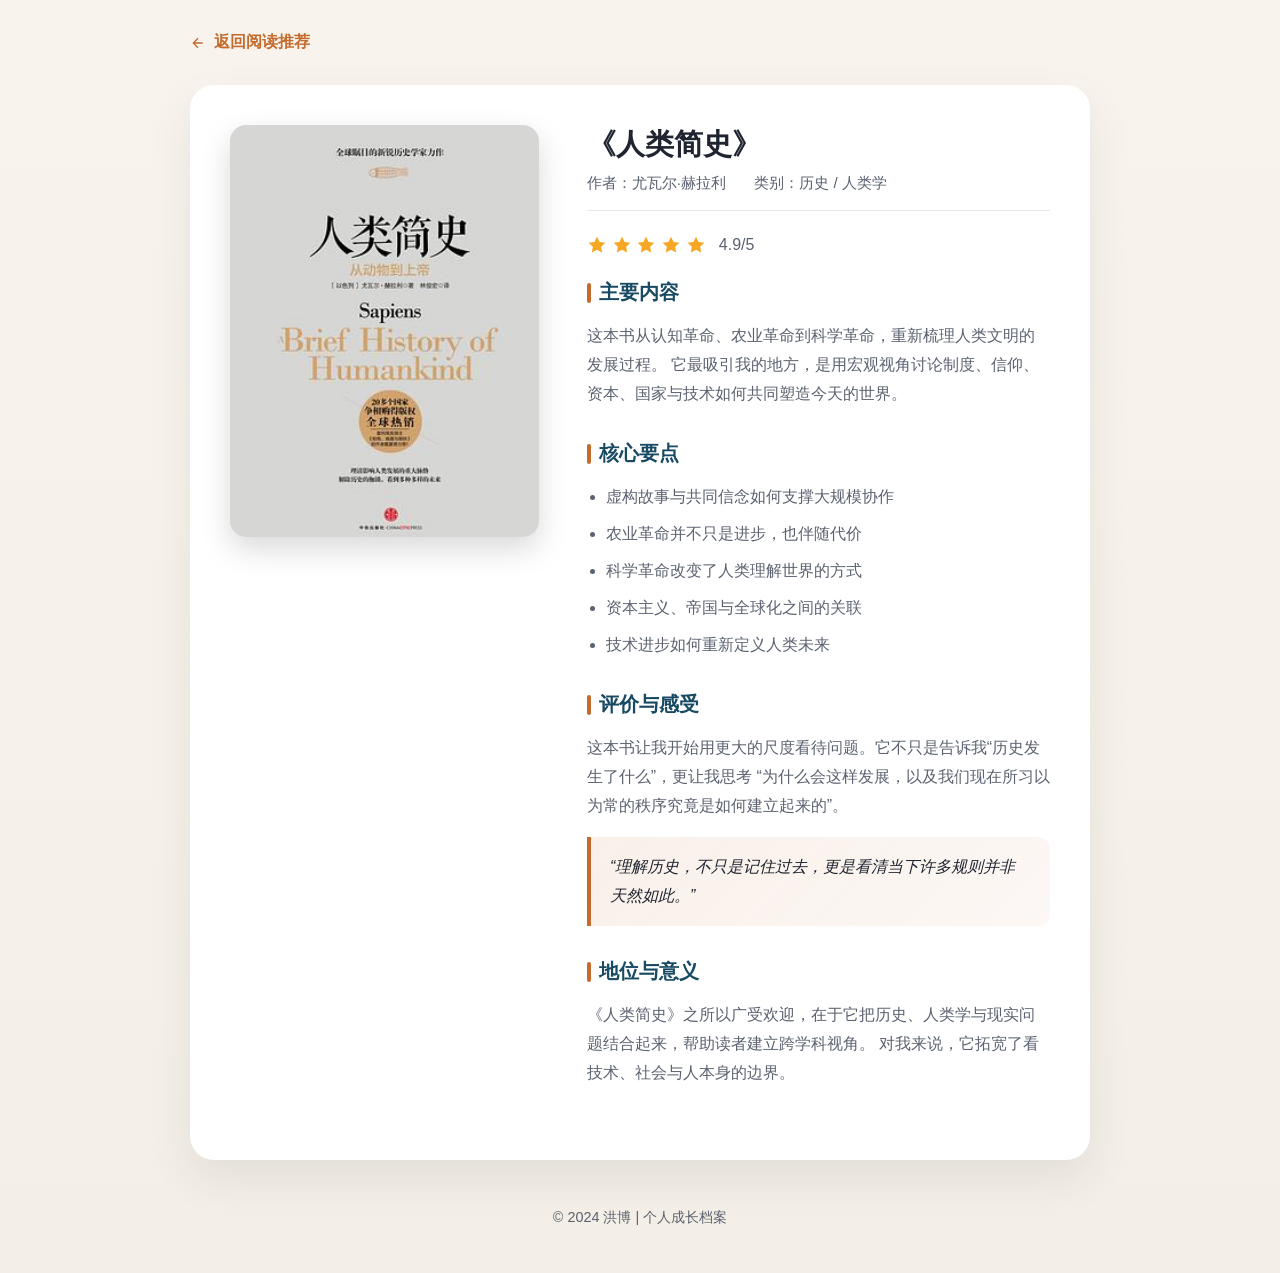
<file: book6.html>
<!DOCTYPE html>
<html lang="zh-CN">
<head>
  <meta charset="UTF-8">
  <meta http-equiv="X-UA-Compatible" content="IE=edge">
  <meta name="viewport" content="width=device-width, initial-scale=1.0">
  <title>《人类简史》 | 洪博的阅读清单</title>
  <link rel="stylesheet" href="book.css">
</head>
<body>
  <div class="container">
    <a href="index.html#reading" class="back-link">
      <svg viewBox="0 0 24 24" fill="none" stroke="currentColor" stroke-width="2">
        <path d="M19 12H5M12 19l-7-7 7-7"></path>
      </svg>
      返回阅读推荐
    </a>

    <div class="book-detail">
      <div class="book-cover">
        <img src="covers/book6.jpg" alt="《人类简史》封面" class="book-image">
      </div>

      <div class="book-info">
        <h1>《人类简史》</h1>
        <div class="book-meta">
          <span>作者：尤瓦尔·赫拉利</span>
          <span>类别：历史 / 人类学</span>
        </div>

        <div class="rating" aria-label="评分 4.9 / 5">
          <svg class="star" viewBox="0 0 24 24"><polygon points="12,2 15.09,8.26 22,9.27 17,14.14 18.18,21.02 12,17.77 5.82,21.02 7,14.14 2,9.27 8.91,8.26"></polygon></svg>
          <svg class="star" viewBox="0 0 24 24"><polygon points="12,2 15.09,8.26 22,9.27 17,14.14 18.18,21.02 12,17.77 5.82,21.02 7,14.14 2,9.27 8.91,8.26"></polygon></svg>
          <svg class="star" viewBox="0 0 24 24"><polygon points="12,2 15.09,8.26 22,9.27 17,14.14 18.18,21.02 12,17.77 5.82,21.02 7,14.14 2,9.27 8.91,8.26"></polygon></svg>
          <svg class="star" viewBox="0 0 24 24"><polygon points="12,2 15.09,8.26 22,9.27 17,14.14 18.18,21.02 12,17.77 5.82,21.02 7,14.14 2,9.27 8.91,8.26"></polygon></svg>
          <svg class="star" viewBox="0 0 24 24"><polygon points="12,2 15.09,8.26 22,9.27 17,14.14 18.18,21.02 12,17.77 5.82,21.02 7,14.14 2,9.27 8.91,8.26"></polygon></svg>
          <span style="margin-left: 0.5rem; color: #5b6270;">4.9/5</span>
        </div>

        <div class="section">
          <h2>主要内容</h2>
          <p>
            这本书从认知革命、农业革命到科学革命，重新梳理人类文明的发展过程。
            它最吸引我的地方，是用宏观视角讨论制度、信仰、资本、国家与技术如何共同塑造今天的世界。
          </p>
        </div>

        <div class="section">
          <h2>核心要点</h2>
          <ul>
            <li>虚构故事与共同信念如何支撑大规模协作</li>
            <li>农业革命并不只是进步，也伴随代价</li>
            <li>科学革命改变了人类理解世界的方式</li>
            <li>资本主义、帝国与全球化之间的关联</li>
            <li>技术进步如何重新定义人类未来</li>
          </ul>
        </div>

        <div class="section">
          <h2>评价与感受</h2>
          <p>
            这本书让我开始用更大的尺度看待问题。它不只是告诉我“历史发生了什么”，更让我思考
            “为什么会这样发展，以及我们现在所习以为常的秩序究竟是如何建立起来的”。
          </p>
          <div class="highlight">
            <p>“理解历史，不只是记住过去，更是看清当下许多规则并非天然如此。”</p>
          </div>
        </div>

        <div class="section">
          <h2>地位与意义</h2>
          <p>
            《人类简史》之所以广受欢迎，在于它把历史、人类学与现实问题结合起来，帮助读者建立跨学科视角。
            对我来说，它拓宽了看技术、社会与人本身的边界。
          </p>
        </div>
      </div>
    </div>

    <footer>
      <p>© 2024 洪博 | 个人成长档案</p>
    </footer>
  </div>
</body>
</html>
</file>
<file: styles.css>
:root {
  --bg: #f7f3eb;
  --surface: #fffdfa;
  --surface-strong: #fff7ea;
  --text: #1f2430;
  --muted: #5b6270;
  --line: rgba(31, 36, 48, 0.12);
  --primary: #c46b2d;
  --primary-dark: #8d4315;
  --secondary: #184a63;
  --dark: #10212d;
  --shadow: 0 20px 45px rgba(21, 35, 49, 0.12);
  --radius: 24px;
  --container: 1180px;
}

* {
  box-sizing: border-box;
}

html {
  scroll-behavior: smooth;
}

body {
  margin: 0;
  font-family: "Microsoft YaHei", "PingFang SC", sans-serif;
  color: var(--text);
  background:
    radial-gradient(circle at top left, rgba(196, 107, 45, 0.12), transparent 32%),
    linear-gradient(180deg, #f8f4ed 0%, #f4efe6 100%);
}

img {
  max-width: 100%;
  display: block;
}

a {
  color: inherit;
  text-decoration: none;
}

ul {
  margin: 0;
  padding: 0;
  list-style: none;
}

.container {
  width: min(calc(100% - 2rem), var(--container));
  margin: 0 auto;
}

.site-header {
  position: sticky;
  top: 0;
  z-index: 30;
  backdrop-filter: blur(14px);
  background: rgba(248, 244, 237, 0.72);
  border-bottom: 1px solid rgba(31, 36, 48, 0.08);
}

.navbar {
  min-height: 78px;
  display: flex;
  align-items: center;
  justify-content: space-between;
  gap: 1rem;
}

.brand {
  display: flex;
  align-items: center;
  gap: 0.9rem;
  font-weight: 700;
}

.brand-mark {
  width: 44px;
  height: 44px;
  border-radius: 14px;
  display: grid;
  place-items: center;
  color: #fff;
  background: linear-gradient(135deg, var(--primary), #de8a41);
  box-shadow: 0 10px 25px rgba(196, 107, 45, 0.28);
}

.brand-text {
  font-size: 1rem;
  letter-spacing: 0.03em;
}

.nav-links {
  display: flex;
  align-items: center;
  gap: 1.4rem;
  color: var(--muted);
}

.nav-links a {
  position: relative;
  font-size: 0.95rem;
}

.nav-links a::after {
  content: "";
  position: absolute;
  left: 0;
  bottom: -0.35rem;
  width: 100%;
  height: 2px;
  background: var(--primary);
  transform: scaleX(0);
  transform-origin: left;
  transition: transform 0.3s ease;
}

.nav-links a:hover::after,
.nav-links a:focus-visible::after {
  transform: scaleX(1);
}

.nav-toggle {
  display: none;
  border: 0;
  background: transparent;
  padding: 0;
  cursor: pointer;
}

.nav-toggle span {
  display: block;
  width: 26px;
  height: 2px;
  background: var(--text);
  margin: 5px 0;
  transition: transform 0.3s ease, opacity 0.3s ease;
}

.hero {
  position: relative;
}

.hero-slider {
  position: relative;
  overflow: hidden;
  min-height: 88vh;
}

.slide {
  position: absolute;
  inset: 0;
  opacity: 0;
  visibility: hidden;
  transition: opacity 0.8s ease, visibility 0.8s ease;
}

.slide.active {
  opacity: 1;
  visibility: visible;
}

.slide-bg,
.slide-overlay {
  position: absolute;
  inset: 0;
}

.slide-bg {
  background-size: cover;
  background-position: center;
  transform: scale(1.08);
}

.slide-campus {
  background: 
    linear-gradient(135deg, rgba(26, 58, 74, 0.88) 0%, rgba(13, 40, 53, 0.93) 50%, rgba(22, 69, 92, 0.89) 100%),
    url('covers/campus-bg.jpg');
  background-size: cover;
  background-position: center;
  background-blend-mode: overlay;
}

.slide-code {
  background: 
    linear-gradient(135deg, rgba(30, 58, 95, 0.85) 0%, rgba(15, 37, 64, 0.92) 50%, rgba(26, 74, 110, 0.88) 100%),
    url('covers/code-bg.jpg');
  background-size: cover;
  background-position: center;
  background-blend-mode: overlay;
}

.slide-books {
  background: 
    linear-gradient(135deg, rgba(45, 27, 78, 0.86) 0%, rgba(26, 15, 53, 0.92) 50%, rgba(61, 42, 107, 0.87) 100%),
    url('covers/books-bg.jpg');
  background-size: cover;
  background-position: center;
  background-blend-mode: overlay;
}

.slide-overlay {
  background:
    linear-gradient(90deg, rgba(11, 24, 34, 0.8) 0%, rgba(11, 24, 34, 0.42) 45%, rgba(11, 24, 34, 0.25) 100%),
    linear-gradient(180deg, rgba(0, 0, 0, 0.08), rgba(0, 0, 0, 0.25));
}

.slide-content {
  position: relative;
  z-index: 1;
  min-height: 88vh;
  display: flex;
  flex-direction: column;
  justify-content: center;
  color: #fff;
  padding-top: 6rem;
  padding-bottom: 6rem;
}

.eyebrow,
.section-kicker {
  margin: 0 0 1rem;
  letter-spacing: 0.18em;
  text-transform: uppercase;
  font-size: 0.78rem;
  font-weight: 700;
}

.slide-content h1,
.slide-content h2 {
  margin: 0;
  font-family: "Noto Serif SC", "Microsoft YaHei", serif;
  font-size: clamp(2.6rem, 6vw, 5rem);
  line-height: 1.14;
  max-width: 780px;
}

.hero-text {
  max-width: 640px;
  margin: 1.5rem 0 0;
  font-size: 1.05rem;
  line-height: 1.8;
  color: rgba(255, 255, 255, 0.88);
}

.hero-actions {
  display: flex;
  gap: 1rem;
  margin-top: 2rem;
  flex-wrap: wrap;
}

.button {
  display: inline-flex;
  align-items: center;
  justify-content: center;
  min-width: 140px;
  padding: 0.95rem 1.35rem;
  border-radius: 999px;
  font-weight: 600;
  transition: transform 0.3s ease, background 0.3s ease, color 0.3s ease;
}

.button:hover,
.button:focus-visible {
  transform: translateY(-2px);
}

.button-primary {
  color: #fff;
  background: linear-gradient(135deg, var(--primary), #df8b42);
}

.button-secondary {
  color: #fff;
  border: 1px solid rgba(255, 255, 255, 0.35);
  background: rgba(255, 255, 255, 0.08);
}

.slider-dots {
  position: absolute;
  left: 50%;
  bottom: 2.2rem;
  z-index: 2;
  display: flex;
  gap: 0.7rem;
  transform: translateX(-50%);
}

.slider-dot {
  width: 11px;
  height: 11px;
  border: 0;
  border-radius: 50%;
  background: rgba(255, 255, 255, 0.35);
  cursor: pointer;
  transition: transform 0.3s ease, background 0.3s ease;
}

.slider-dot.active {
  background: #fff;
  transform: scale(1.18);
}

.slider-nav {
  position: absolute;
  top: 50%;
  transform: translateY(-50%);
  z-index: 2;
  width: 48px;
  height: 48px;
  border: none;
  border-radius: 50%;
  background: rgba(255, 255, 255, 0.15);
  color: #fff;
  cursor: pointer;
  display: flex;
  align-items: center;
  justify-content: center;
  transition: background 0.3s ease, transform 0.3s ease;
  backdrop-filter: blur(8px);
}

.slider-nav:hover {
  background: rgba(255, 255, 255, 0.28);
  transform: translateY(-50%) scale(1.08);
}

.slider-nav svg {
  width: 20px;
  height: 20px;
}

.slider-nav-prev {
  left: 1.5rem;
}

.slider-nav-next {
  right: 1.5rem;
}

.intro-strip {
  margin-top: -4.4rem;
  position: relative;
  z-index: 3;
}

.stat-grid {
  display: grid;
  grid-template-columns: repeat(4, 1fr);
  gap: 1.2rem;
}

.stat-card {
  background: rgba(255, 253, 250, 0.88);
  border: 1px solid rgba(255, 255, 255, 0.4);
  border-radius: var(--radius);
  padding: 1.6rem;
  box-shadow: var(--shadow);
}

.stat-number {
  display: inline-block;
  margin-bottom: 0.7rem;
  color: var(--primary);
  font-size: 0.82rem;
  font-weight: 700;
  letter-spacing: 0.15em;
}

.stat-card h3,
.feature-card h3,
.course-panel h3,
.timeline-content h3,
.roommate-card h3,
.highlight-box h3,
.award-card h3,
.book-shelf h3,
.article-panel h3 {
  margin: 0 0 0.7rem;
  font-size: 1.15rem;
}

.stat-card p,
.feature-card p,
.course-panel p,
.timeline-content p,
.roommate-card p,
.highlight-box p,
.award-card p,
.article-card p {
  margin: 0;
  color: var(--muted);
  line-height: 1.75;
}

.section {
  padding: 6rem 0;
}

.section-heading {
  margin-bottom: 2.5rem;
}

.section-heading.narrow {
  max-width: 760px;
}

.section-heading.light,
.section-heading.light p {
  color: rgba(255, 255, 255, 0.88);
}

.section-heading h2 {
  margin: 0 0 1rem;
  font-family: "Noto Serif SC", "Microsoft YaHei", serif;
  font-size: clamp(2rem, 3vw, 3rem);
}

.section-heading p {
  margin: 0;
  max-width: 760px;
  color: var(--muted);
  line-height: 1.9;
}

.two-column {
  display: grid;
  grid-template-columns: 1.1fr 0.9fr;
  gap: 2rem;
  align-items: start;
}

.profile-card,
.highlight-box,
.course-panel,
.feature-card,
.roommate-card,
.award-card,
.book-shelf,
.article-panel {
  background: var(--surface);
  border: 1px solid var(--line);
  border-radius: var(--radius);
  box-shadow: var(--shadow);
}

.profile-card {
  padding: 2rem;
}

.profile-badge {
  display: inline-flex;
  align-items: center;
  justify-content: center;
  padding: 0.65rem 1rem;
  border-radius: 999px;
  color: #fff;
  background: var(--secondary);
  letter-spacing: 0.12em;
  font-weight: 700;
}

.profile-list {
  margin-top: 1.4rem;
  display: grid;
  gap: 1rem;
}

.profile-list li {
  color: var(--muted);
  line-height: 1.75;
}

.accent-section {
  background:
    linear-gradient(180deg, rgba(255, 244, 230, 0.9), rgba(255, 248, 240, 0.75)),
    radial-gradient(circle at right top, rgba(196, 107, 45, 0.12), transparent 30%);
}

.feature-grid {
  display: grid;
  grid-template-columns: repeat(3, 1fr);
  gap: 1.4rem;
}

.feature-card,
.course-panel,
.roommate-card,
.award-card {
  padding: 1.8rem;
}

.course-layout {
  display: grid;
  grid-template-columns: 1fr 1fr;
  gap: 1.5rem;
}

.tag-list {
  display: flex;
  flex-wrap: wrap;
  gap: 0.8rem;
}

.tag-list li {
  padding: 0.72rem 1rem;
  border-radius: 999px;
  background: var(--surface-strong);
  color: var(--primary-dark);
  font-size: 0.95rem;
}

.dark-section {
  background:
    linear-gradient(135deg, rgba(10, 28, 40, 0.97), rgba(20, 63, 86, 0.92)),
    radial-gradient(circle at top right, rgba(223, 139, 66, 0.18), transparent 28%);
}

.timeline {
  position: relative;
  display: grid;
  gap: 1.4rem;
}

.timeline::before {
  content: "";
  position: absolute;
  top: 1rem;
  bottom: 1rem;
  left: 16px;
  width: 2px;
  background: rgba(255, 255, 255, 0.18);
}

.timeline-item {
  position: relative;
  padding-left: 3rem;
}

.timeline-mark {
  position: absolute;
  left: 7px;
  top: 1.1rem;
  width: 20px;
  height: 20px;
  border-radius: 50%;
  border: 4px solid rgba(255, 255, 255, 0.25);
  background: var(--primary);
}

.timeline-content {
  padding: 1.6rem 1.8rem;
  border-radius: var(--radius);
  background: rgba(255, 255, 255, 0.08);
  border: 1px solid rgba(255, 255, 255, 0.1);
}

.timeline-content h3 {
  color: #fff;
}

.timeline-content p {
  color: rgba(255, 255, 255, 0.8);
}

.roommate-grid,
.awards-grid {
  display: grid;
  grid-template-columns: repeat(3, 1fr);
  gap: 1.4rem;
}

.roommate-card,
.award-card {
  position: relative;
  overflow: hidden;
}

.roommate-card::before,
.award-card::before {
  content: "";
  position: absolute;
  inset: 0 auto auto 0;
  width: 100%;
  height: 4px;
  background: linear-gradient(90deg, var(--primary), transparent);
}

.highlight-box {
  padding: 2rem;
  background:
    linear-gradient(180deg, rgba(24, 74, 99, 0.98), rgba(18, 50, 68, 0.98)),
    radial-gradient(circle at top right, rgba(223, 139, 66, 0.25), transparent 50%);
  color: #fff;
}

.highlight-box p {
  color: rgba(255, 255, 255, 0.84);
  margin-bottom: 0.8rem;
}

.award-type {
  display: inline-block;
  margin-bottom: 0.9rem;
  padding: 0.35rem 0.8rem;
  border-radius: 999px;
  background: rgba(196, 107, 45, 0.12);
  color: var(--primary-dark);
  font-size: 0.86rem;
  font-weight: 600;
}

.reading-section {
  background:
    linear-gradient(180deg, #f8f4ed 0%, #fffdf8 100%);
}

.reading-layout {
  display: grid;
  grid-template-columns: 1.1fr 0.9fr;
  gap: 1.5rem;
}

.book-shelf,
.article-panel {
  padding: 2rem;
}

.book-grid,
.article-list {
  display: grid;
  gap: 1rem;
}

.book-grid {
  grid-template-columns: repeat(3, 1fr);
  gap: 1.2rem;
}

.book-card {
  display: flex;
  flex-direction: column;
  border-radius: 20px;
  overflow: hidden;
  box-shadow: 0 8px 24px rgba(0, 0, 0, 0.08);
  transition: transform 0.3s ease, box-shadow 0.3s ease;
  text-decoration: none;
  color: inherit;
}

.book-card:hover {
  transform: translateY(-6px);
  box-shadow: 0 16px 40px rgba(196, 107, 45, 0.15);
}

.book-card .book-cover {
  aspect-ratio: 3/4;
  display: flex;
  align-items: center;
  justify-content: center;
  overflow: hidden;
  border-radius: 12px;
}

.book-card .book-image {
  width: 100%;
  height: 100%;
  object-fit: cover;
  display: block;
}

.book-card .book-icon {
  width: 50px;
  height: 50px;
}

.book-card .book-info {
  padding: 1rem;
  font-family: "Microsoft YaHei", "PingFang SC", serif;
  font-size: 0.9rem;
  color: var(--text);
  line-height: 1.5;
  text-align: center;
  background: var(--surface);
}

.article-card {
  padding: 1.15rem 1.2rem;
  border-radius: 18px;
  background: var(--surface-strong);
  transition: transform 0.3s ease, box-shadow 0.3s ease;
}

.article-card:hover {
  transform: translateY(-3px);
  box-shadow: 0 12px 30px rgba(196, 107, 45, 0.15);
}

.article-card a {
  display: block;
  color: inherit;
  text-decoration: none;
}

.article-card h4 {
  margin: 0 0 0.6rem;
  font-size: 1rem;
  color: var(--secondary);
  transition: color 0.3s ease;
}

.article-card:hover h4 {
  color: var(--primary);
}

.site-footer {
  padding: 2rem 0 3rem;
  background: #0d1a24;
  color: rgba(255, 255, 255, 0.85);
}

.footer-content {
  display: flex;
  align-items: center;
  justify-content: space-between;
  gap: 1.5rem;
}

.footer-content h3 {
  margin: 0 0 0.5rem;
}

.footer-content p {
  margin: 0;
  color: rgba(255, 255, 255, 0.7);
}

.back-top {
  display: inline-flex;
  align-items: center;
  justify-content: center;
  padding: 0.9rem 1.2rem;
  border-radius: 999px;
  background: rgba(255, 255, 255, 0.1);
}

.reveal {
  opacity: 0;
  transform: translateY(28px);
  transition: opacity 0.7s ease, transform 0.7s ease;
}

.reveal.visible {
  opacity: 1;
  transform: translateY(0);
}

@media (max-width: 980px) {
  .nav-toggle {
    display: block;
  }

  .nav-links {
    position: absolute;
    top: calc(100% + 0.5rem);
    right: 1rem;
    width: min(320px, calc(100% - 2rem));
    padding: 1rem;
    display: grid;
    gap: 0.8rem;
    border-radius: 20px;
    background: rgba(255, 253, 250, 0.96);
    border: 1px solid var(--line);
    box-shadow: var(--shadow);
    opacity: 0;
    pointer-events: none;
    transform: translateY(-10px);
    transition: opacity 0.3s ease, transform 0.3s ease;
  }

  .nav-links.open {
    opacity: 1;
    pointer-events: auto;
    transform: translateY(0);
  }

  .stat-grid,
  .feature-grid,
  .roommate-grid,
  .awards-grid,
  .book-grid,
  .course-layout,
  .reading-layout,
  .two-column {
    grid-template-columns: 1fr;
  }

  .intro-strip {
    margin-top: -2rem;
  }

  .slide-content,
  .hero-slider {
    min-height: 76vh;
  }
}

@media (max-width: 640px) {
  .navbar {
    min-height: 70px;
  }

  .brand-text {
    font-size: 0.92rem;
  }

  .slide-content h1,
  .slide-content h2 {
    font-size: clamp(2.1rem, 10vw, 3.2rem);
  }

  .section {
    padding: 4.5rem 0;
  }

  .profile-card,
  .highlight-box,
  .book-shelf,
  .article-panel,
  .feature-card,
  .course-panel,
  .roommate-card,
  .award-card {
    padding: 1.4rem;
  }

  .footer-content {
    flex-direction: column;
    align-items: flex-start;
  }
}
</file>
<file: book.css>
:root {
  --primary: #c46b2d;
  --secondary: #184a63;
  --text: #1f2430;
  --muted: #5b6270;
  --surface: #ffffff;
  --radius: 24px;
}

* {
  box-sizing: border-box;
}

body {
  margin: 0;
  font-family: "Microsoft YaHei", "PingFang SC", sans-serif;
  background: linear-gradient(180deg, #f8f4ed 0%, #f4efe6 100%);
  min-height: 100vh;
  padding: 2rem 0;
  color: var(--text);
}

img {
  display: block;
  max-width: 100%;
}

a {
  color: inherit;
  text-decoration: none;
}

.container {
  width: min(calc(100% - 2rem), 900px);
  margin: 0 auto;
}

.back-link {
  display: inline-flex;
  align-items: center;
  color: var(--primary);
  font-weight: 600;
  margin-bottom: 2rem;
  transition: color 0.3s ease;
}

.back-link:hover,
.back-link:focus-visible {
  color: #8d4315;
}

.back-link svg {
  width: 16px;
  height: 16px;
  margin-right: 0.5rem;
}

.book-detail {
  display: grid;
  grid-template-columns: 1fr 1.5fr;
  gap: 3rem;
  background: var(--surface);
  border-radius: var(--radius);
  padding: 2.5rem;
  box-shadow: 0 20px 45px rgba(21, 35, 49, 0.08);
}

.book-cover {
  aspect-ratio: 3 / 4;
  border-radius: 16px;
  overflow: hidden;
  box-shadow: 0 12px 30px rgba(0, 0, 0, 0.15);
}

.book-image {
  width: 100%;
  height: 100%;
  object-fit: cover;
}

.book-info h1 {
  margin: 0 0 0.5rem;
  font-size: 1.8rem;
}

.book-meta {
  color: var(--muted);
  font-size: 0.95rem;
  margin-bottom: 1.5rem;
  padding-bottom: 1rem;
  border-bottom: 1px solid rgba(31, 36, 48, 0.1);
}

.book-meta span {
  margin-right: 1.5rem;
}

.rating {
  display: flex;
  align-items: center;
  gap: 0.3rem;
  margin-bottom: 1.5rem;
}

.star {
  width: 20px;
  height: 20px;
  fill: #f5a623;
}

.section {
  margin-bottom: 2rem;
}

.section h2 {
  color: var(--secondary);
  font-size: 1.25rem;
  margin: 0 0 1rem;
  display: flex;
  align-items: center;
  gap: 0.5rem;
}

.section h2::before {
  content: "";
  width: 4px;
  height: 20px;
  background: var(--primary);
  border-radius: 2px;
}

.section p {
  color: var(--muted);
  line-height: 1.8;
  margin: 0;
}

.section ul {
  margin: 0;
  padding-left: 1.2rem;
}

.section li {
  color: var(--muted);
  line-height: 1.8;
  margin: 0.5rem 0;
}

.highlight {
  background: linear-gradient(135deg, rgba(196, 107, 45, 0.1), rgba(196, 107, 45, 0.05));
  border-left: 4px solid var(--primary);
  padding: 1rem 1.2rem;
  border-radius: 0 12px 12px 0;
  margin: 1rem 0;
}

.highlight p {
  margin: 0;
  font-style: italic;
  color: var(--text);
}

footer {
  margin-top: 3rem;
  text-align: center;
  color: var(--muted);
  font-size: 0.9rem;
}

@media (max-width: 768px) {
  .book-detail {
    grid-template-columns: 1fr;
    padding: 1.5rem;
  }

  .book-cover {
    max-width: 280px;
    margin: 0 auto;
  }
}
</file>
